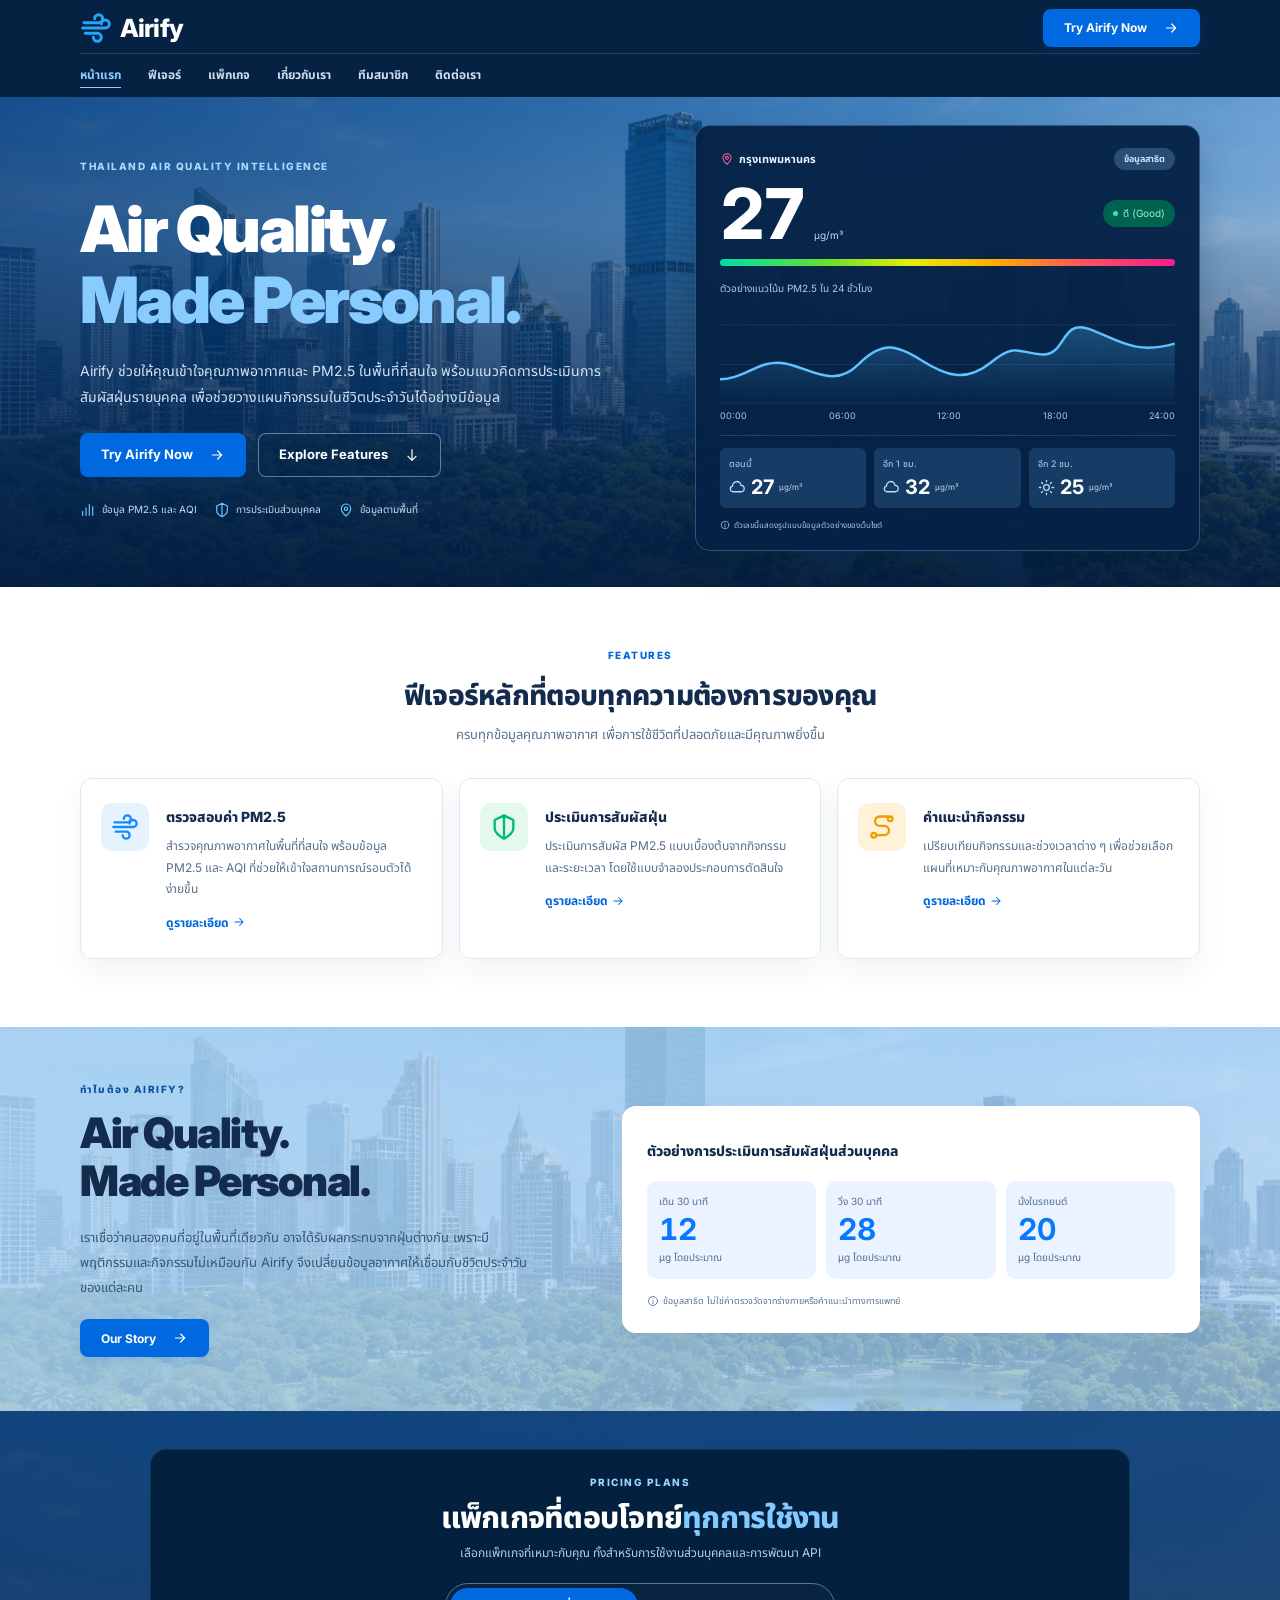
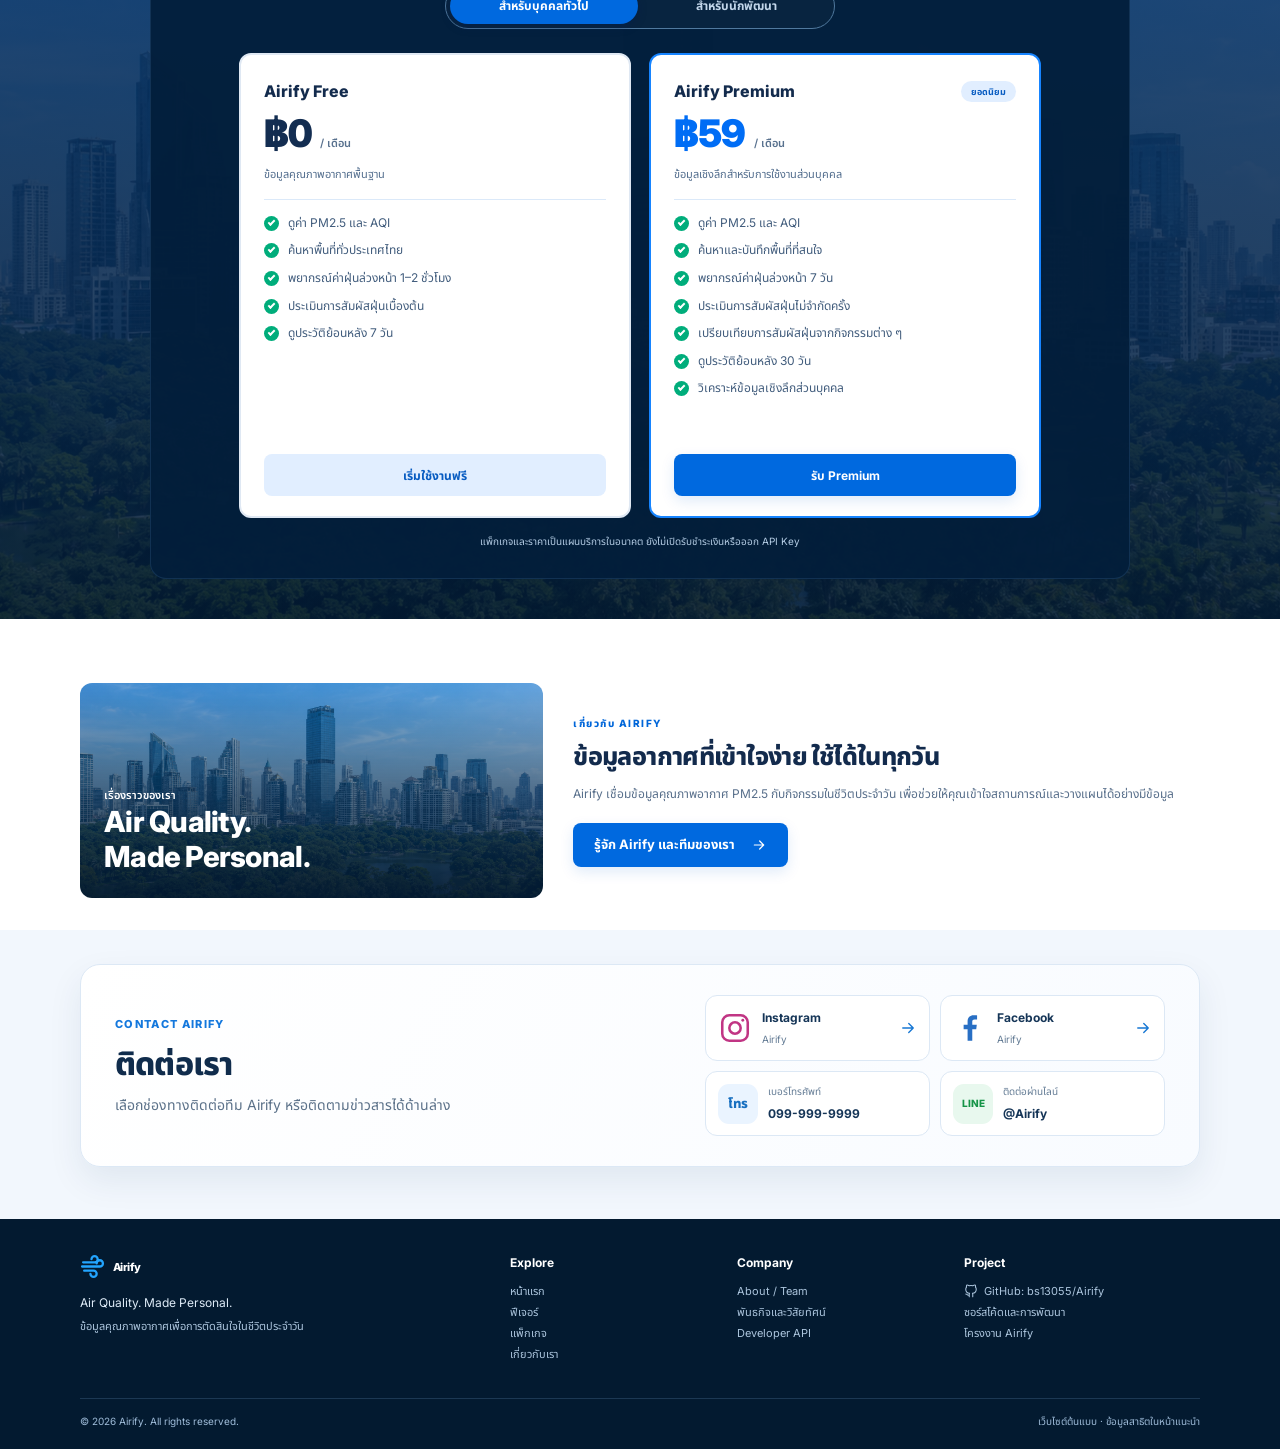
<file: index.html>
<!DOCTYPE html>
<html lang="th" class="af-landing-page"><head>
<meta charset="UTF-8"><meta name="viewport" content="width=device-width, initial-scale=1"><meta name="theme-color" content="#062242">
<title>Airify — Air Quality. Made Personal.</title><meta name="description" content="Airify ช่วยให้คุณเข้าใจคุณภาพอากาศ PM2.5 รอบตัว พร้อมประเมินการรับฝุ่นส่วนบุคคลและวางแผนกิจกรรมในแต่ละวัน">
<link rel="preconnect" href="https://fonts.googleapis.com"><link rel="preconnect" href="https://fonts.gstatic.com" crossorigin><link href="https://fonts.googleapis.com/css2?family=Inter:wght@400;500;600;700;800;900&family=Noto+Sans+Thai:wght@400;500;600;700;800&display=swap" rel="stylesheet">
<link rel="stylesheet" href="assets/vendor/bootstrap/bootstrap.min.css"><link rel="stylesheet" href="assets/landing.css?v=20261030-footer-align"><link rel="preload" as="image" href="assets/airify-bangkok-park.png">
<script>if('serviceWorker' in navigator){navigator.serviceWorker.register('service-worker.js').catch(function(){});}</script></head><body class="af-landing">
<svg xmlns="http://www.w3.org/2000/svg" class="af-symbols" aria-hidden="true"><defs>
<symbol id="i-wind" viewBox="0 0 24 24"><path d="M3 8h11a3 3 0 1 0-3-3M2 12h17a3 3 0 1 0-3-3M4 16h9a3 3 0 1 1-3 3"/></symbol>
<symbol id="i-arrow" viewBox="0 0 24 24"><path d="M5 12h14m-6-6 6 6-6 6"/></symbol>
<symbol id="i-down" viewBox="0 0 24 24"><path d="M12 4v16m-6-6 6 6 6-6"/></symbol>
<symbol id="i-pin" viewBox="0 0 24 24"><path d="M19 10c0 5-7 11-7 11S5 15 5 10a7 7 0 1 1 14 0Z"/><circle cx="12" cy="10" r="2.5"/></symbol>
<symbol id="i-shield" viewBox="0 0 24 24"><path d="m12 2 8 4v7c0 5-8 9-8 9s-8-4-8-9V6l8-4Zm0 0v20"/></symbol>
<symbol id="i-route" viewBox="0 0 24 24"><circle cx="5" cy="19" r="2"/><circle cx="19" cy="5" r="2"/><path d="M7 19h7a4 4 0 0 0 0-8h-4a4 4 0 0 1 0-8h7"/></symbol>
<symbol id="i-bars" viewBox="0 0 24 24"><path d="M4 20v-6m5 6V9m5 11V4m5 16V7"/></symbol>
<symbol id="i-cloud" viewBox="0 0 24 24"><path d="M6 18a4 4 0 0 1-1-7.9A6 6 0 0 1 17 9a4.5 4.5 0 0 1 0 9H6Z"/></symbol>
<symbol id="i-sun" viewBox="0 0 24 24"><circle cx="12" cy="12" r="4"/><path d="M12 2v2m0 16v2M2 12h2m16 0h2M5 5l1.5 1.5m11 11L19 19M5 19l1.5-1.5m11-11L19 5"/></symbol>
<symbol id="i-target" viewBox="0 0 24 24"><circle cx="12" cy="12" r="9"/><circle cx="12" cy="12" r="5"/><circle cx="12" cy="12" r="1"/></symbol>
<symbol id="i-eye" viewBox="0 0 24 24"><path d="M2 12s4-7 10-7 10 7 10 7-4 7-10 7S2 12 2 12Z"/><circle cx="12" cy="12" r="3"/></symbol>
<symbol id="i-info" viewBox="0 0 24 24"><circle cx="12" cy="12" r="9"/><path d="M12 11v6m0-10v.1"/></symbol>
<symbol id="i-menu" viewBox="0 0 24 24"><path d="M4 6h16M4 12h16M4 18h16"/></symbol>
<symbol id="i-github" viewBox="0 0 24 24"><path d="M9 19c-4 1-4-2-6-2m12 5v-4c0-1 .1-1.5-.5-2 3.5-.4 6.5-1.7 6.5-7a5 5 0 0 0-1.4-3.5 5 5 0 0 0-.1-3.5S18 1.5 15 3a13 13 0 0 0-6 0C6 1.5 4.5 2 4.5 2a5 5 0 0 0-.1 3.5A5 5 0 0 0 3 9c0 5.3 3 6.6 6.5 7-.6.5-.5 1.2-.5 2v4"/></symbol>
</defs></svg>
<a class="af-skip" href="#main">ข้ามไปเนื้อหา</a>
<header class="af-header navbar navbar-expand-lg navbar-dark"><div class="af-container af-nav">
<a class="af-brand" href="index.html" aria-label="Airify หน้าแรก"><svg class="af-icon" aria-hidden="true"><use href="#i-wind"/></svg><span>Airify</span></a>
<nav class="collapse navbar-collapse af-menu" id="airifyNav" aria-label="เมนูหลัก"><a href="#home" aria-current="page">หน้าแรก</a><a href="#features">ฟีเจอร์</a><a href="#pricing">แพ็กเกจ</a><a href="#about">เกี่ยวกับเรา</a><a href="about.html">ทีมสมาชิก</a><a href="#contact">ติดต่อเรา</a></nav>
<a class="af-button af-primary af-nav-cta" href="try.html">Try Airify Now <svg class="af-icon" aria-hidden="true"><use href="#i-arrow"/></svg></a>
<button class="navbar-toggler af-nav-toggle" type="button" data-bs-toggle="collapse" data-bs-target="#airifyNav" aria-controls="airifyNav" aria-expanded="false" aria-label="เปิดหรือปิดเมนู"><svg class="af-icon" aria-hidden="true"><use href="#i-menu"/></svg></button>
</div></header>
<main id="main">
<section class="af-hero" id="home" aria-labelledby="hero-title"><div class="af-container af-hero-grid"><div class="af-hero-copy">
<p class="af-kicker">THAILAND AIR QUALITY INTELLIGENCE</p><h1 id="hero-title">Air Quality.<br><span>Made Personal.</span></h1>
<p class="af-hero-description">Airify ช่วยให้คุณเข้าใจคุณภาพอากาศและ PM2.5 ในพื้นที่ที่สนใจ พร้อมแนวคิดการประเมินการสัมผัสฝุ่นรายบุคคล เพื่อช่วยวางแผนกิจกรรมในชีวิตประจำวันได้อย่างมีข้อมูล</p>
<div class="af-hero-actions"><a class="af-button af-primary" href="try.html">Try Airify Now <svg class="af-icon" aria-hidden="true"><use href="#i-arrow"/></svg></a><a class="af-button af-outline" href="#features">Explore Features <svg class="af-icon" aria-hidden="true"><use href="#i-down"/></svg></a></div>
<div class="af-hero-facts"><span><svg class="af-icon" aria-hidden="true"><use href="#i-bars"/></svg>ข้อมูล PM2.5 และ AQI</span><span><svg class="af-icon" aria-hidden="true"><use href="#i-shield"/></svg>การประเมินส่วนบุคคล</span><span><svg class="af-icon" aria-hidden="true"><use href="#i-pin"/></svg>ข้อมูลตามพื้นที่</span></div></div>
<div class="af-air-preview" aria-label="ตัวอย่างหน้าจอคุณภาพอากาศ ข้อมูลสาธิต"><div class="af-preview-top"><span><svg class="af-icon" aria-hidden="true"><use href="#i-pin"/></svg>กรุงเทพมหานคร</span><span class="af-demo">ข้อมูลสาธิต</span></div>
<div class="af-reading"><strong>27</strong><span>µg/m³</span><span class="af-air-status"><i></i>ดี (Good)</span></div><div class="af-spectrum" aria-hidden="true"></div><p class="af-chart-caption">ตัวอย่างแนวโน้ม PM2.5 ใน 24 ชั่วโมง</p>
<svg class="af-preview-chart" viewBox="0 0 460 95" role="img" aria-label="กราฟตัวอย่างแนวโน้ม PM2.5 ไม่ใช่ข้อมูลปัจจุบัน"><defs><linearGradient id="af-chart-fill" x1="0" y1="0" x2="0" y2="1"><stop stop-color="#4dbaff" stop-opacity=".28"/><stop offset="1" stop-color="#4dbaff" stop-opacity="0"/></linearGradient></defs><g stroke="#ffffff14"><path d="M0 15h460M0 55h460M0 94h460"/></g><path d="M0 70C25 70 40 49 66 54S115 80 140 55 180 36 204 51 248 74 274 53 302 44 326 45 345 9 373 19 419 46 460 34V95H0Z" fill="url(#af-chart-fill)"/><path d="M0 70C25 70 40 49 66 54S115 80 140 55 180 36 204 51 248 74 274 53 302 44 326 45 345 9 373 19 419 46 460 34" fill="none" stroke="#60c2ff" stroke-width="2.5"/></svg>
<div class="af-chart-times"><span>00:00</span><span>06:00</span><span>12:00</span><span>18:00</span><span>24:00</span></div>
<div class="af-hour-grid"><div><small>ตอนนี้</small><span><svg class="af-icon" aria-hidden="true"><use href="#i-cloud"/></svg><b>27</b> µg/m³</span></div><div><small>อีก 1 ชม.</small><span><svg class="af-icon" aria-hidden="true"><use href="#i-cloud"/></svg><b>32</b> µg/m³</span></div><div><small>อีก 2 ชม.</small><span><svg class="af-icon" aria-hidden="true"><use href="#i-sun"/></svg><b>25</b> µg/m³</span></div></div>
<p class="af-preview-note"><svg class="af-icon" aria-hidden="true"><use href="#i-info"/></svg>ตัวเลขนี้แสดงรูปแบบข้อมูลตัวอย่างของเว็บไซต์</p></div></div></section>
<section class="af-features" id="features" aria-labelledby="features-title"><div class="af-container"><div class="af-section-heading"><p class="af-kicker">FEATURES</p><h2 id="features-title">ฟีเจอร์หลักที่ตอบทุกความต้องการของคุณ</h2><p>ครบทุกข้อมูลคุณภาพอากาศ เพื่อการใช้ชีวิตที่ปลอดภัยและมีคุณภาพยิ่งขึ้น</p></div><div class="row g-3 af-feature-grid">
<article class="col-12 col-md-4"><div class="af-feature"><span class="af-feature-icon af-sky"><svg class="af-icon" aria-hidden="true"><use href="#i-wind"/></svg></span><div><h3>ตรวจสอบค่า PM2.5</h3><p>สำรวจคุณภาพอากาศในพื้นที่ที่สนใจ พร้อมข้อมูล PM2.5 และ AQI ที่ช่วยให้เข้าใจสถานการณ์รอบตัวได้ง่ายขึ้น</p><a href="try.html#places">ดูรายละเอียด <svg class="af-icon" aria-hidden="true"><use href="#i-arrow"/></svg></a></div></div></article>
<article class="col-12 col-md-4"><div class="af-feature"><span class="af-feature-icon af-green"><svg class="af-icon" aria-hidden="true"><use href="#i-shield"/></svg></span><div><h3>ประเมินการสัมผัสฝุ่น</h3><p>ประเมินการสัมผัส PM2.5 แบบเบื้องต้นจากกิจกรรมและระยะเวลา โดยใช้แบบจำลองประกอบการตัดสินใจ</p><a href="try.html#today">ดูรายละเอียด <svg class="af-icon" aria-hidden="true"><use href="#i-arrow"/></svg></a></div></div></article>
<article class="col-12 col-md-4"><div class="af-feature"><span class="af-feature-icon af-amber"><svg class="af-icon" aria-hidden="true"><use href="#i-route"/></svg></span><div><h3>คำแนะนำกิจกรรม</h3><p>เปรียบเทียบกิจกรรมและช่วงเวลาต่าง ๆ เพื่อช่วยเลือกแผนที่เหมาะกับคุณภาพอากาศในแต่ละวัน</p><a href="try.html#today">ดูรายละเอียด <svg class="af-icon" aria-hidden="true"><use href="#i-arrow"/></svg></a></div></div></article>
</div></div></section>
<section class="af-story" id="why" aria-labelledby="story-title"><div class="af-container af-story-grid"><div class="af-story-copy"><p class="af-kicker">ทำไมต้อง AIRIFY?</p><h2 id="story-title">Air Quality.<br>Made Personal.</h2><p>เราเชื่อว่าคนสองคนที่อยู่ในพื้นที่เดียวกัน อาจได้รับผลกระทบจากฝุ่นต่างกัน เพราะมีพฤติกรรมและกิจกรรมไม่เหมือนกัน Airify จึงเปลี่ยนข้อมูลอากาศให้เชื่อมกับชีวิตประจำวันของแต่ละคน</p><a class="af-button af-primary" href="#about">Our Story <svg class="af-icon" aria-hidden="true"><use href="#i-arrow"/></svg></a></div>
<div class="af-exposure-example"><h3>ตัวอย่างการประเมินการสัมผัสฝุ่นส่วนบุคคล</h3><div class="af-example-grid"><div><span>เดิน 30 นาที</span><strong>12</strong><small>µg โดยประมาณ</small></div><div><span>วิ่ง 30 นาที</span><strong>28</strong><small>µg โดยประมาณ</small></div><div><span>นั่งในรถยนต์</span><strong>20</strong><small>µg โดยประมาณ</small></div></div><p><svg class="af-icon" aria-hidden="true"><use href="#i-info"/></svg>ข้อมูลสาธิต ไม่ใช่ค่าตรวจวัดจากร่างกายหรือคำแนะนำทางการแพทย์</p></div></div></section>
<section class="af-pricing" id="pricing" aria-labelledby="pricing-title"><div class="af-pricing-shell"><div class="af-section-heading"><p class="af-kicker">PRICING PLANS</p><h2 id="pricing-title">แพ็กเกจที่ตอบโจทย์<span>ทุกการใช้งาน</span></h2><p>เลือกแพ็กเกจที่เหมาะกับคุณ ทั้งสำหรับการใช้งานส่วนบุคคลและการพัฒนา API</p></div>
<div class="af-plan-switch" role="tablist" aria-label="ประเภทแพ็กเกจ"><button type="button" role="tab" id="individuals-tab" aria-selected="true" aria-controls="individuals-plans" tabindex="0">สำหรับบุคคลทั่วไป</button><button type="button" role="tab" id="developers-tab" aria-selected="false" aria-controls="developers-plans" tabindex="-1">สำหรับนักพัฒนา</button></div>
<div class="af-plan-grid" id="individuals-plans" role="tabpanel" aria-labelledby="individuals-tab" tabindex="0">
<article class="af-plan"><h3>Airify Free</h3><p class="af-price">฿0 <span>/ เดือน</span></p><p class="af-plan-intro">ข้อมูลคุณภาพอากาศพื้นฐาน</p><ul><li>ดูค่า PM2.5 และ AQI</li><li>ค้นหาพื้นที่ทั่วประเทศไทย</li><li>พยากรณ์ค่าฝุ่นล่วงหน้า 1–2 ชั่วโมง</li><li>ประเมินการสัมผัสฝุ่นเบื้องต้น</li><li>ดูประวัติย้อนหลัง 7 วัน</li></ul><a class="af-button af-secondary" href="try.html">เริ่มใช้งานฟรี</a></article>
<article class="af-plan af-plan-featured"><div class="af-plan-name"><h3>Airify Premium</h3><span>ยอดนิยม</span></div><p class="af-price">฿59 <span>/ เดือน</span></p><p class="af-plan-intro">ข้อมูลเชิงลึกสำหรับการใช้งานส่วนบุคคล</p><ul><li>ดูค่า PM2.5 และ AQI</li><li>ค้นหาและบันทึกพื้นที่ที่สนใจ</li><li>พยากรณ์ค่าฝุ่นล่วงหน้า 7 วัน</li><li>ประเมินการสัมผัสฝุ่นไม่จำกัดครั้ง</li><li>เปรียบเทียบการสัมผัสฝุ่นจากกิจกรรมต่าง ๆ</li><li>ดูประวัติย้อนหลัง 30 วัน</li><li>วิเคราะห์ข้อมูลเชิงลึกส่วนบุคคล</li></ul><button class="af-button af-primary" type="button" data-plan="premium">รับ Premium</button></article></div>
<div class="af-plan-grid" id="developers-plans" role="tabpanel" aria-labelledby="developers-tab" tabindex="0" hidden>
<article class="af-plan"><h3>Developer API</h3><p class="af-price">฿499 <span>/ เดือน</span></p><p class="af-plan-intro">สำหรับนักพัฒนาและโปรเจกต์ขนาดเล็ก</p><ul><li>10,000 API Requests / เดือน</li><li>API Key ส่วนตัว</li><li>ข้อมูล PM2.5 และ AQI</li><li>พยากรณ์ค่าฝุ่นล่วงหน้า 1–2 ชั่วโมง</li><li>Exposure Estimation API</li><li>API Documentation</li></ul><button class="af-button af-secondary" type="button" data-plan="developer">เริ่มใช้ API</button></article>
<article class="af-plan af-plan-featured"><h3>Business API</h3><p class="af-price">฿1,990 <span>/ เดือน</span></p><p class="af-plan-intro">สำหรับธุรกิจและแอปพลิเคชันที่เติบโต</p><ul><li>100,000 API Requests / เดือน</li><li>API Key สำหรับองค์กร</li><li>ข้อมูล PM2.5 และ AQI</li><li>พยากรณ์ค่าฝุ่นล่วงหน้า 1–2 ชั่วโมง</li><li>Exposure Estimation API</li><li>API Documentation</li><li>Usage Analytics Dashboard</li><li>ขยายโควตา API ได้</li></ul><button class="af-button af-primary" type="button" data-plan="business">ติดต่อฝ่ายขาย</button></article></div>
<p class="af-pricing-note">แพ็กเกจและราคาเป็นแผนบริการในอนาคต ยังไม่เปิดรับชำระเงินหรือออก API Key</p><div id="plan-message" class="af-plan-message" role="status" aria-live="polite" hidden></div></div></section>
<section class="af-about" id="about" aria-labelledby="about-title"><div class="af-container af-about-grid"><div class="af-story-image"><span>เรื่องราวของเรา</span><strong>Air Quality.<br>Made Personal.</strong></div><div><p class="af-kicker">เกี่ยวกับ AIRIFY</p><h2 id="about-title">ข้อมูลอากาศที่เข้าใจง่าย ใช้ได้ในทุกวัน</h2><p class="af-about-description">Airify เชื่อมข้อมูลคุณภาพอากาศ PM2.5 กับกิจกรรมในชีวิตประจำวัน เพื่อช่วยให้คุณเข้าใจสถานการณ์และวางแผนได้อย่างมีข้อมูล</p><a class="af-button af-primary af-about-link" href="about.html">รู้จัก Airify และทีมของเรา <svg class="af-icon" aria-hidden="true"><use href="#i-arrow"/></svg></a></div></div></section>


</main>
<section class="af-social" id="contact" aria-labelledby="social-title"><span id="social-links" aria-hidden="true"></span><div class="af-container af-social-panel"><div class="af-social-copy"><p class="af-kicker">CONTACT AIRIFY</p><h2 id="social-title">ติดต่อเรา</h2><p>เลือกช่องทางติดต่อทีม Airify หรือติดตามข่าวสารได้ด้านล่าง</p></div><div class="af-social-actions"><div class="af-social-platforms"><a class="af-platform-link af-instagram-link" href="https://www.instagram.com/et.pim?obrf=ajU2Z2UwazB6aXI=" target="_blank" rel="noopener noreferrer" aria-label="Instagram Airify"><svg class="af-platform-icon" viewBox="0 0 24 24" aria-hidden="true"><rect x="3" y="3" width="18" height="18" rx="5"/><circle cx="12" cy="12" r="4"/><circle cx="17.5" cy="6.5" r="1" class="af-instagram-dot"/></svg><span><strong>Instagram</strong><small>Airify</small></span><svg class="af-icon af-social-arrow" aria-hidden="true"><use href="#i-arrow"/></svg></a><a class="af-platform-link af-facebook-link" href="https://www.facebook.com/share/18oNCefuXG/" target="_blank" rel="noopener noreferrer" aria-label="Facebook Airify"><svg class="af-platform-icon" viewBox="0 0 24 24" aria-hidden="true"><path d="M13.6 21v-8.1h2.8l.4-3.2h-3.2V7.6c0-.9.3-1.6 1.6-1.6H17V3.1c-.3 0-1.3-.1-2.5-.1-2.5 0-4.2 1.5-4.2 4.3v2.4H7.5v3.2h2.8V21h3.3Z"/></svg><span><strong>Facebook</strong><small>Airify</small></span><svg class="af-icon af-social-arrow" aria-hidden="true"><use href="#i-arrow"/></svg></a></div><div class="af-contact-links"><a class="af-contact-link" href="tel:0999999999"><span class="af-contact-type">โทร</span><span><small>เบอร์โทรศัพท์</small><strong>099-999-9999</strong></span></a><a class="af-contact-link" href="https://line.me/R/ti/p/@086dvllt" target="_blank" rel="noopener noreferrer"><span class="af-contact-type af-line-type">LINE</span><span><small>ติดต่อผ่านไลน์</small><strong>@Airify</strong></span></a></div></div></div></section>
<footer id="footer" class="af-footer"><div class="af-container"><div class="af-footer-grid"><div class="af-footer-brand"><a class="af-brand" href="index.html" aria-label="Airify หน้าแรก"><svg class="af-icon" aria-hidden="true"><use href="#i-wind"/></svg><span>Airify</span></a><p>Air Quality. Made Personal.</p><span>ข้อมูลคุณภาพอากาศเพื่อการตัดสินใจในชีวิตประจำวัน</span></div><div><h2>Explore</h2><a href="#home">หน้าแรก</a><a href="#features">ฟีเจอร์</a><a href="#pricing">แพ็กเกจ</a><a href="#about">เกี่ยวกับเรา</a></div><div><h2>Company</h2><a href="about.html">About / Team</a><a href="#about">พันธกิจและวิสัยทัศน์</a><a href="#pricing" data-select-plans="developers">Developer API</a></div><div><h2>Project</h2><a class="af-github-link" href="https://github.com/bs13055/Airify" target="_blank" rel="noopener noreferrer"><svg class="af-icon" aria-hidden="true"><use href="#i-github"/></svg>GitHub: bs13055/Airify</a><span>ซอร์สโค้ดและการพัฒนา</span><span>โครงงาน Airify</span></div></div><div class="af-footer-bottom"><span>© 2026 Airify. All rights reserved.</span><span>เว็บไซต์ต้นแบบ · ข้อมูลสาธิตในหน้าแนะนำ</span></div></div></footer>
<script src="assets/vendor/bootstrap/bootstrap.bundle.min.js" defer></script><script src="assets/landing.js" defer></script></body></html>
</file>
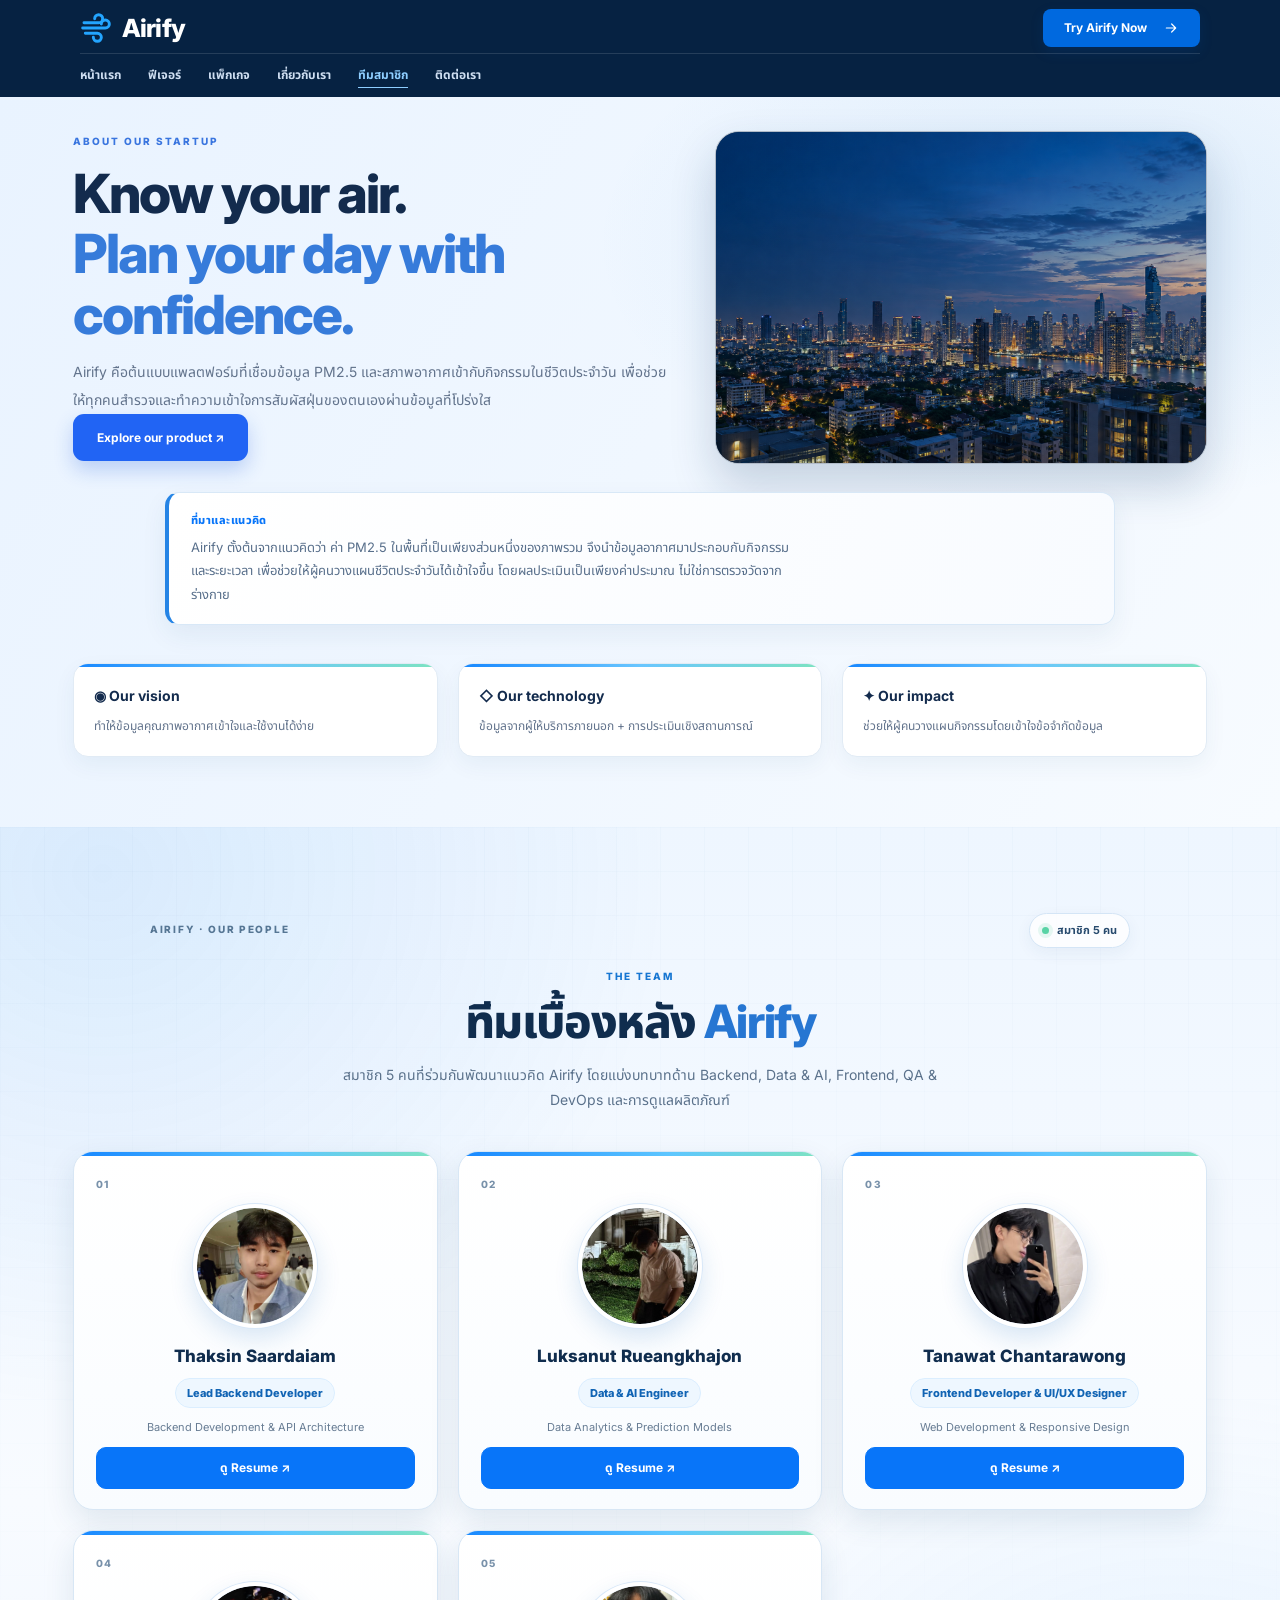
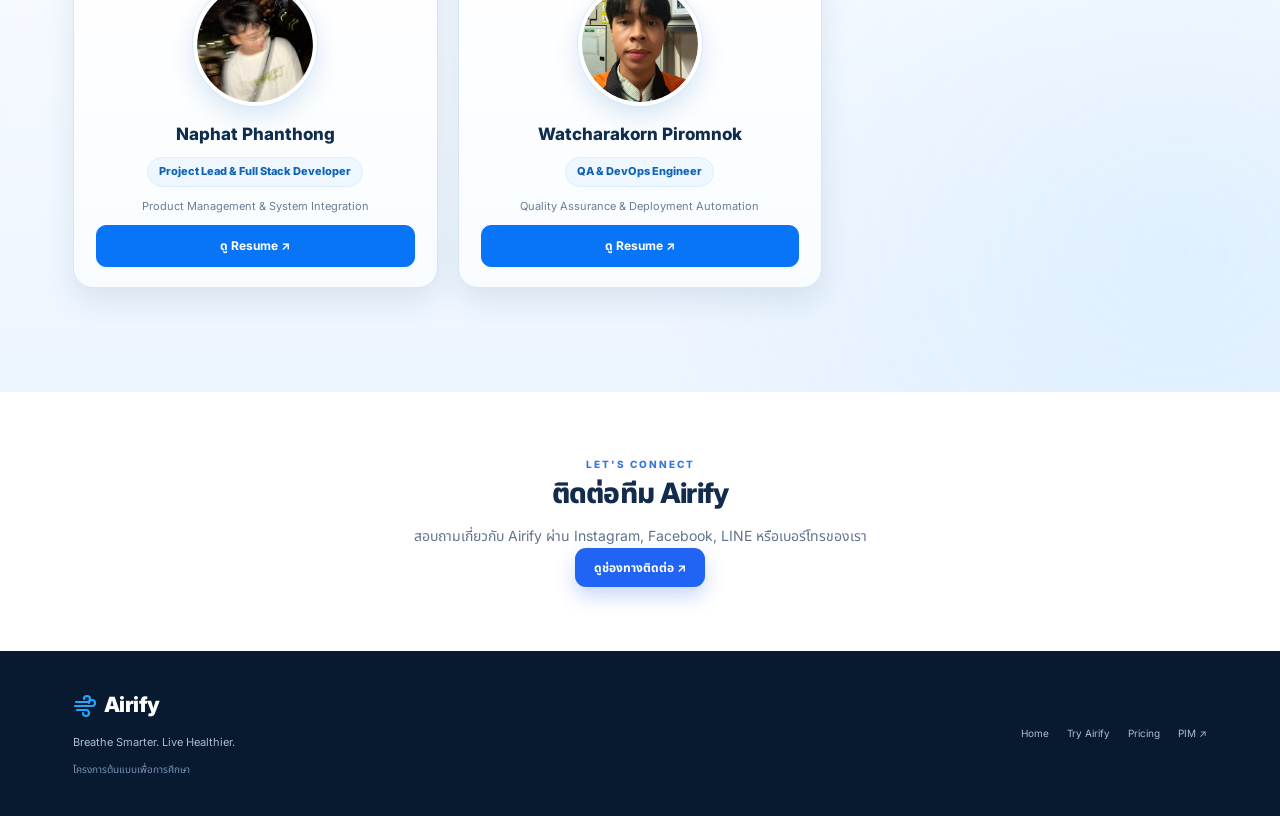
<file: about.html>
<!DOCTYPE html><html lang="th" class="af-landing-page"><head><meta charset="UTF-8"><meta name="viewport" content="width=device-width,initial-scale=1"><title>About Airify — Our Team</title><link rel="stylesheet" href="assets/vendor/bootstrap/bootstrap.min.css"><link rel="stylesheet" href="assets/landing.css?v=20261030-footer-align"><link rel="stylesheet" href="assets/site.css?v=20261102-team"></head><body class="af-landing"><svg xmlns="http://www.w3.org/2000/svg" class="af-symbols" aria-hidden="true"><defs><symbol id="i-wind" viewBox="0 0 24 24"><path d="M3 8h11a3 3 0 1 0-3-3M2 12h17a3 3 0 1 0-3-3M4 16h9a3 3 0 1 1-3 3"/></symbol><symbol id="i-arrow" viewBox="0 0 24 24"><path d="M5 12h14m-6-6 6 6-6 6"/></symbol><symbol id="i-menu" viewBox="0 0 24 24"><path d="M4 6h16M4 12h16M4 18h16"/></symbol></defs></svg>
<header class="af-header navbar navbar-expand-lg navbar-dark"><div class="af-container af-nav"><a class="af-brand af-team-brand" href="index.html" aria-label="Airify หน้าแรก"><svg class="af-icon" aria-hidden="true"><use href="#i-wind"/></svg><span>Airify</span></a><nav class="collapse navbar-collapse af-menu" id="airifyNav" aria-label="เมนูหลัก"><a href="index.html">หน้าแรก</a><a href="index.html#features">ฟีเจอร์</a><a href="index.html#pricing">แพ็กเกจ</a><a href="index.html#about">เกี่ยวกับเรา</a><a href="about.html" aria-current="page">ทีมสมาชิก</a><a href="index.html#contact">ติดต่อเรา</a></nav><a class="af-button af-primary af-nav-cta" href="try.html">Try Airify Now <svg class="af-icon" aria-hidden="true"><use href="#i-arrow"/></svg></a><button class="navbar-toggler af-nav-toggle" type="button" data-bs-toggle="collapse" data-bs-target="#airifyNav" aria-controls="airifyNav" aria-expanded="false" aria-label="เปิดหรือปิดเมนู"><svg class="af-icon" aria-hidden="true"><use href="#i-menu"/></svg></button></div></header><main><section class="about-hero"><div class="container"><div class="about-hero-grid"><div><div class="eyebrow">ABOUT OUR STARTUP</div><h1>Know your air.<br><span style="color:#367bda">Plan your day with confidence.</span></h1><p>Airify คือต้นแบบแพลตฟอร์มที่เชื่อมข้อมูล PM2.5 และสภาพอากาศเข้ากับกิจกรรมในชีวิตประจำวัน เพื่อช่วยให้ทุกคนสำรวจและทำความเข้าใจการสัมผัสฝุ่นของตนเองผ่านข้อมูลที่โปร่งใส</p><a href="try.html" class="btn btn-primary btn-large">Explore our product ↗</a></div><div class="about-visual"><img class="about-visual-image" src="assets/airify-bangkok-dusk.png" alt="ภาพประกอบกรุงเทพฯ ยามเย็น" width="1600" height="900" fetchpriority="high"></div></div><div class="origin-note"><span>ที่มาและแนวคิด</span><p>Airify ตั้งต้นจากแนวคิดว่า ค่า PM2.5 ในพื้นที่เป็นเพียงส่วนหนึ่งของภาพรวม จึงนำข้อมูลอากาศมาประกอบกับกิจกรรมและระยะเวลา เพื่อช่วยให้ผู้คนวางแผนชีวิตประจำวันได้เข้าใจขึ้น โดยผลประเมินเป็นเพียงค่าประมาณ ไม่ใช่การตรวจวัดจากร่างกาย</p></div><div class="vision-strip"><div><b>◉ Our vision</b><span>ทำให้ข้อมูลคุณภาพอากาศเข้าใจและใช้งานได้ง่าย</span></div><div><b>◇ Our technology</b><span>ข้อมูลจากผู้ให้บริการภายนอก + การประเมินเชิงสถานการณ์</span></div><div><b>✦ Our impact</b><span>ช่วยให้ผู้คนวางแผนกิจกรรมโดยเข้าใจข้อจำกัดข้อมูล</span></div></div></div></section><section class="section team-section" id="members" aria-labelledby="team-title"><div class="container"><div class="team-section-topline"><span class="team-overline">AIRIFY · OUR PEOPLE</span><span class="team-count"><span aria-hidden="true"></span>สมาชิก 5 คน</span></div><div class="section-head"><div class="eyebrow">THE TEAM</div><h2 id="team-title">ทีมเบื้องหลัง <span>Airify</span></h2><p>สมาชิก 5 คนที่ร่วมกันพัฒนาแนวคิด Airify โดยแบ่งบทบาทด้าน Backend, Data &amp; AI, Frontend, QA &amp; DevOps และการดูแลผลิตภัณฑ์</p></div><div class="team-grid" id="teamGrid" aria-label="สมาชิกทีม Airify"></div></div></section><section class="about-contact" id="contact"><div class="container"><div class="eyebrow">LET'S CONNECT</div><h2>ติดต่อทีม Airify</h2><p>สอบถามเกี่ยวกับ Airify ผ่าน Instagram, Facebook, LINE หรือเบอร์โทรของเรา</p><a class="btn btn-primary" href="index.html#contact">ดูช่องทางติดต่อ ↗</a></div></section></main><footer class="footer"><div class="container footer-inner"><div><a class="brand af-team-footer-brand" href="index.html"><svg class="af-team-footer-symbol" aria-hidden="true"><use href="#i-wind"/></svg> Airify</a><p>Breathe Smarter. Live Healthier.</p><small>โครงการต้นแบบเพื่อการศึกษา</small></div><div class="footer-links"><a href="index.html">Home</a><a href="try.html">Try Airify</a><a href="index.html#pricing">Pricing</a><a href="https://www.pim.ac.th/" target="_blank" rel="noopener noreferrer">PIM ↗</a></div></div></footer><script src="assets/landing.js" defer></script><script src="assets/team.js?v=20261102-watcharakorn-detail" defer></script><script src="assets/vendor/bootstrap/bootstrap.bundle.min.js" defer></script></body></html>
</file>
<file: assets/landing.css>
:root{--af-navy:#062242;--af-deep:#031a30;--af-ink:#132b4d;--af-blue:#0875f9;--af-blue-hover:#0060d6;--af-sky:#82caff;--af-muted:#586f8b;--af-line:#dbe9f9;--af-soft:#edf5ff;--af-city:url('airify-bangkok-park.png')}
*{box-sizing:border-box}html{scroll-behavior:smooth;scroll-padding-top:24px;scrollbar-color:#5487bc #e9f2fc}body.af-landing{margin:0;background:#fff;color:var(--af-ink);font:400 14px/1.75 Inter,'Noto Sans Thai',sans-serif;-webkit-font-smoothing:antialiased}::selection{background:#b7dcff;color:#062242}button,a{touch-action:manipulation}a{color:inherit;text-decoration:none}button{font:inherit}button,a,input{-webkit-tap-highlight-color:transparent}a:focus-visible,button:focus-visible,[tabindex="0"]:focus-visible{outline:3px solid #66b8ff;outline-offset:4px}h1,h2,h3,p{margin:0}h1,h2,h3{font-weight:800}h2{font-size:28px;line-height:1.45;letter-spacing:-.025em;text-wrap:balance}h3{font-size:15px;line-height:1.5}svg.af-symbols{position:absolute;width:0;height:0;overflow:hidden}.af-icon{width:20px;height:20px;flex:none;fill:none;stroke:currentColor;stroke-width:1.8;stroke-linecap:round;stroke-linejoin:round;vertical-align:middle}.af-container{width:min(1120px,calc(100% - 48px));margin-inline:auto}.af-skip{position:fixed;z-index:100;top:8px;left:8px;padding:12px;background:white;color:var(--af-ink);transform:translateY(-150%)}.af-skip:focus{transform:none}.af-button{display:inline-flex;align-items:center;justify-content:center;gap:16px;min-height:44px;padding:10px 20px;border:1px solid transparent;border-radius:8px;font-size:13px;line-height:1.6;font-weight:700;cursor:pointer;transition:background .2s ease,box-shadow .2s ease}.af-button .af-icon{width:16px;height:16px}.af-primary{background:var(--af-blue);color:#fff;box-shadow:0 5px 14px #005fce20}.af-primary:hover{color:#fff;background:var(--af-blue-hover)}.af-secondary{background:#e1eeff;color:#075bc1}.af-secondary:hover{background:#cfe4ff}.af-outline{border-color:#b1d3f080;background:#0622424d;color:white}.af-outline:hover{background:#163f68}.af-kicker{font-size:10px;font-weight:800;letter-spacing:.15em;color:#0875f9;margin-bottom:10px}.af-section-heading{text-align:center;margin:0 auto 32px}.af-section-heading>p:last-child{font-size:13px;color:var(--af-muted);margin-top:8px}
.af-header{height:70px;padding:0;background:var(--af-navy);color:white;position:relative;z-index:20}.af-nav{height:100%;display:flex;align-items:center;gap:28px}.af-brand{display:inline-flex;align-items:center;gap:8px;color:#fff;font-size:25px;font-weight:800;letter-spacing:-.035em;line-height:1}.af-brand:hover{color:white}.af-brand>.af-icon{width:32px;height:32px;color:#23a5ff;stroke-width:2.2}.af-menu{justify-content:center;gap:28px}.af-menu>a{color:#cedef1;font-size:12px;font-weight:700;line-height:2.1;padding:6px 0}.af-menu>a:hover,.af-menu>[aria-current]{color:#8eceff}.af-menu>[aria-current]{text-decoration:underline;text-underline-offset:8px}.af-nav-cta{font-size:12px;min-height:38px;padding:8px 20px;flex:none}.af-nav-toggle{padding:5px;border:1px solid #88b4df66;line-height:1;color:#d6eaff}.af-nav-toggle:focus{box-shadow:none}
.af-hero{position:relative;isolation:isolate;color:white;background:#064d89;min-height:490px;display:flex;align-items:center;padding:28px 0 36px}.af-hero:before,.af-story:before,.af-pricing:before,.af-cta:before{content:"";position:absolute;inset:0;z-index:-1;background-image:linear-gradient(90deg,#003876c9,#0054985c),var(--af-city);background-size:cover;background-position:center 54%}.af-hero:after{content:"";position:absolute;inset:0;z-index:-1;background:linear-gradient(0deg,#031c3ee6,transparent 75%)}.af-hero-grid{display:grid;grid-template-columns:1.1fr 1fr;align-items:center;gap:60px}.af-hero .af-kicker{color:#a9d9ff;margin-bottom:17px}.af-hero h1{font-size:64px;line-height:1.12;letter-spacing:-.04em;margin-bottom:22px;font-weight:900}.af-hero h1>span{color:#87cbff}.af-hero-description{color:#d1e4f7;max-width:540px;font-size:14px;line-height:1.85}.af-hero-actions{display:flex;gap:12px;margin-top:23px}.af-hero-facts{display:flex;flex-wrap:wrap;gap:17px;margin-top:24px;font-size:10px;color:#c0dcf4}.af-hero-facts>span{display:flex;gap:6px;align-items:center}.af-hero-facts .af-icon{width:16px;height:16px;color:#69c6ff}
.af-air-preview{padding:22px 24px 18px;min-width:0;background:#062346f5;border:1px solid #6a9dce66;border-radius:15px;box-shadow:0 15px 32px #00182a33}.af-preview-top{display:flex;justify-content:space-between;align-items:center;gap:10px;color:#e7f1ff;font-size:11px;font-weight:700}.af-preview-top>span:first-child{display:flex;align-items:center;gap:5px}.af-preview-top .af-icon{width:14px;height:14px;color:#ff5e92}.af-demo{padding:3px 10px;color:#c9e5ff;background:#284e74;border-radius:30px;font-size:9px;white-space:nowrap}.af-reading{display:flex;gap:9px;align-items:baseline;margin:5px 0 7px;font-variant-numeric:tabular-nums}.af-reading strong{font-size:70px;line-height:1.1;font-weight:800;letter-spacing:-.04em}.af-reading>span{font-size:10px;color:#c1d9f2}.af-reading .af-air-status{display:inline-flex;align-items:center;gap:5px;margin-left:auto;align-self:center;background:#00634f;color:#9af2d5;padding:5px 10px;border-radius:30px;font-size:10px}.af-air-status i{width:5px;height:5px;border-radius:50%;background:#38e4ae}.af-spectrum{height:7px;border-radius:5px;background:linear-gradient(90deg,#00dca7,#6ddf2b 24%,#e3ed0c 42%,#ffad00 60%,#ff535e 80%,#f51e8b)}.af-chart-caption{font-size:10px;color:#b2cbe7;margin-top:14px}.af-preview-chart{display:block;width:100%;height:98px;margin-top:10px}.af-chart-times{display:flex;justify-content:space-between;color:#acc8e5;font-size:9px;margin:2px 0 12px}.af-hour-grid{display:grid;grid-template-columns:repeat(3,1fr);gap:8px;padding-top:12px;border-top:1px solid #99b9da33}.af-hour-grid>div{background:#163b65;padding:8px 9px;border-radius:6px}.af-hour-grid small{display:block;font-size:9px;color:#bcd3eb;margin-bottom:2px}.af-hour-grid span{display:flex;align-items:center;gap:5px;font-size:8px;color:#c8def3;white-space:nowrap}.af-hour-grid b{font-size:20px;line-height:1.3;color:white}.af-hour-grid .af-icon{color:#b3e4ff;width:17px;height:17px}.af-preview-note{color:#acc7e0;font-size:8px;margin-top:10px;display:flex;align-items:center;gap:4px}.af-preview-note .af-icon{width:10px;height:10px}
.af-features{padding:60px 0 68px;background:white}.af-feature-grid>article{display:flex}.af-feature{display:flex;gap:17px;padding:24px 20px;min-height:170px;width:100%;border:1px solid var(--af-line);border-radius:12px;box-shadow:0 12px 28px #173a6410}.af-feature-icon{display:grid;place-items:center;width:48px;height:48px;border-radius:11px;flex:none}.af-feature-icon>.af-icon{width:28px;height:28px;stroke-width:2}.af-sky{color:#158bff;background:#e6f3ff}.af-green{color:#00b877;background:#e4f8ee}.af-amber{color:#ec9c00;background:#fff2d9}.af-feature h3{font-size:14px;margin:3px 0 8px}.af-feature p{font-size:12px;line-height:1.8;color:var(--af-muted);margin-bottom:10px}.af-feature a{display:inline-flex;align-items:center;gap:3px;color:#0066df;font-size:12px;font-weight:700}.af-feature a:hover{text-decoration:underline;text-underline-offset:4px}.af-feature a>.af-icon{width:14px;height:14px}
.af-story{position:relative;isolation:isolate;background:#9bc5eb;padding:54px 0;min-height:380px;display:flex;align-items:center}.af-story:before{background-image:linear-gradient(90deg,#aad4f5db,#a6d1f4bb),var(--af-city);background-position:center 61%}.af-story-grid{display:grid;grid-template-columns:.9fr 1.15fr;align-items:center;gap:90px}.af-story h2{font-size:42px;line-height:1.15;font-weight:900;letter-spacing:-.035em;margin:10px 0 20px}.af-story-copy>p:not(.af-kicker){font-size:13px;color:#355775;line-height:1.9;max-width:450px}.af-story .af-button{margin-top:20px;min-height:38px;padding:8px 20px;font-size:12px}.af-exposure-example{background:white;border-radius:14px;box-shadow:0 16px 35px #07396b17;padding:34px 25px 25px}.af-exposure-example h3{font-size:14px;margin-bottom:20px}.af-example-grid{display:grid;grid-template-columns:repeat(3,1fr);gap:10px}.af-example-grid>div{background:#eaf3ff;border-radius:10px;padding:12px}.af-example-grid span,.af-example-grid small{display:block;font-size:10px;color:#526f91}.af-example-grid strong{display:block;font-size:30px;line-height:1.3;color:#0878ff;font-variant-numeric:tabular-nums}.af-exposure-example>p{display:flex;align-items:flex-start;gap:4px;font-size:9px;color:#587493;margin-top:14px}.af-exposure-example>p>.af-icon{width:12px;height:12px;margin-top:2px}
.af-pricing{position:relative;isolation:isolate;background:#08355f;padding:38px 24px 40px}.af-pricing:before{background-image:linear-gradient(0deg,#021a35dc,#07376edb),var(--af-city);background-position:center 70%}.af-pricing-shell{max-width:980px;margin:auto;padding:24px 88px 28px;background:#031e3bf0;border:1px solid #477baf36;border-radius:16px}.af-pricing .af-section-heading{margin-bottom:20px;color:white}.af-pricing .af-kicker{color:#9bd7ff;margin-bottom:4px}.af-pricing h2{font-size:30px}.af-pricing h2>span{color:#82caff}.af-pricing .af-section-heading>p:last-child{color:#b5cfe8;font-size:12px;margin-top:3px}.af-plan-switch{display:flex;position:relative;border:1px solid #50799e;border-radius:40px;padding:4px;width:min(390px,100%);margin:0 auto 24px;gap:4px;background:#082440}.af-plan-switch button{flex:1;border:0;background:transparent;color:#c2d6ea;min-height:36px;border-radius:30px;padding:7px 10px;font-size:12px;line-height:1.5;font-weight:700;cursor:pointer;transition:background .22s ease,color .22s ease,box-shadow .22s ease}.af-plan-switch button[aria-selected="true"]{background:#0877fb;color:white;box-shadow:0 3px 8px #001c4c66}.af-plan-switch button:hover{color:white}.af-plan-grid{display:grid;grid-template-columns:repeat(2,minmax(0,1fr));gap:18px}.af-plan-grid[hidden]{display:none}.af-plan-grid:focus-visible{outline-offset:7px}.af-plan{min-height:465px;background:#fff;border:2px solid #dfe8f3;border-radius:12px;padding:24px 23px 20px;display:flex;flex-direction:column;min-width:0}.af-plan-featured{border-color:#1684ff}.af-plan h3{font-size:16px}.af-plan-name{display:flex;justify-content:space-between;align-items:center;gap:6px}.af-plan-name>span{font-size:9px;font-weight:700;background:#e1eeff;color:#075bc1;border-radius:30px;padding:3px 10px}.af-price{font-size:38px;letter-spacing:-.035em;font-weight:900;line-height:1.35;margin:5px 0;color:#132d51;font-variant-numeric:tabular-nums}.af-plan-featured .af-price{color:#006df5}.af-price>span{font-size:11px;font-weight:600;letter-spacing:0;color:#58718e}.af-plan-intro{font-size:11px;color:#536e8e;margin-bottom:14px;min-height:20px}.af-plan ul{border-top:1px solid var(--af-line);list-style:none;padding:12px 0 20px;margin:0;flex:1}.af-plan li{font-size:12px;color:#425d7d;line-height:1.8;position:relative;padding-left:24px;margin-bottom:6px}.af-plan li:before{content:"";position:absolute;left:0;top:4px;width:15px;height:15px;border-radius:50%;background:#00ad7b}.af-plan li:after{content:"";position:absolute;left:4px;top:8px;width:7px;height:4px;border:solid white;border-width:0 0 2px 2px;transform:rotate(-45deg)}.af-plan>.af-button{width:100%;font-size:12px;min-height:42px}.af-pricing-note{text-align:center;font-size:10px;line-height:1.7;color:#b5cde5;margin-top:15px}.af-plan-message{padding:14px 16px;background:#153c62;border-radius:8px;color:#e0efff;font-size:13px;margin-top:14px}.af-plan-message[hidden]{display:none}.af-plan-message a{color:#94d2ff;text-decoration:underline;text-underline-offset:4px}.af-plan-message p{margin:0}
.af-about{padding:64px 0 32px}.af-about-grid{display:grid;grid-template-columns:.85fr 1.15fr;gap:30px;align-items:center}.af-story-image{position:relative;isolation:isolate;min-height:215px;border-radius:12px;overflow:hidden;display:flex;flex-direction:column;justify-content:flex-end;padding:24px;color:white;background-image:linear-gradient(0deg,#021932ef,#0068b355),var(--af-city);background-size:cover;background-position:center 62%}.af-story-image>span{font-size:11px;font-weight:600}.af-story-image>strong{font-size:29px;line-height:1.2;letter-spacing:-.025em;font-weight:800}.af-about .af-kicker{margin-bottom:5px}.af-about h2{font-size:25px;margin-bottom:9px}.af-about-description{color:var(--af-muted);font-size:12px;line-height:1.8}.af-values{display:grid;grid-template-columns:1fr 1fr;gap:12px;margin-top:15px}.af-values>div{padding:14px 16px;border-radius:10px;background:#eff6ff}.af-values h3{font-size:12px;display:flex;align-items:center;gap:8px;margin-bottom:6px}.af-values .af-icon{width:19px;height:19px}.af-values p{font-size:11px;color:#526c89;line-height:1.8}.af-team{padding:28px 0 50px}.af-team .af-section-heading{margin-bottom:24px}.af-team h2{font-size:28px}.af-team-grid{display:grid;grid-template-columns:repeat(4,minmax(0,1fr));gap:14px}.af-member{text-align:center;border:1px solid var(--af-line);box-shadow:0 8px 20px #173a640a;border-radius:12px;padding:21px 13px 17px}.af-avatar{width:58px;height:58px;border-radius:50%;background:#e3f1ff;color:#0d7bfb;display:grid;place-items:center;margin:0 auto 16px;font-size:19px;font-weight:800}.af-member h3{font-size:12px;font-weight:800;margin-bottom:5px}.af-member p{color:#0066db;font-weight:700;font-size:10px;line-height:1.6;margin-bottom:7px}.af-member small{color:#566e89;font-size:10px;line-height:1.6;display:block}.af-team-link{display:flex;justify-content:center;align-items:center;gap:4px;color:#0068e0;font-size:13px;font-weight:700;margin-top:26px}.af-team-link>.af-icon{width:15px;height:15px}.af-team-link:hover{text-decoration:underline;text-underline-offset:4px}
.af-cta{position:relative;isolation:isolate;background:#004786;color:white;text-align:center;padding:36px 0;min-height:210px}.af-cta:before{background-image:linear-gradient(90deg,#003f7fe6,#02396adb),var(--af-city);background-position:center 53%}.af-cta h2{font-size:28px}.af-cta p{color:#c9e2fa;margin:8px 0 18px;font-size:13px}.af-cta .af-button{min-height:40px}.af-footer{background:var(--af-deep);padding:35px 0 18px;color:#acc5dd}.af-footer-grid{display:grid;grid-template-columns:1.8fr .85fr .85fr 1.1fr;gap:45px}.af-footer-grid>div{display:flex;flex-direction:column;align-items:flex-start}.af-footer .af-brand{font-size:16px;margin-bottom:13px}.af-footer .af-brand>.af-icon{width:25px;height:25px}.af-footer-brand p{font-size:12px;color:#deebf7;margin-bottom:3px}.af-footer-grid span,.af-footer-grid a:not(.af-brand){font-size:11px;line-height:1.9}.af-footer-grid h2{font-size:12px;font-weight:700;letter-spacing:0;color:white;margin-bottom:9px}.af-footer-grid a:not(.af-brand):hover{color:white;text-decoration:underline;text-underline-offset:4px}.af-github-link{display:flex;align-items:center;gap:6px;overflow-wrap:anywhere}.af-github-link>.af-icon{width:14px;height:14px}.af-footer-bottom{border-top:1px solid #80b0df33;margin-top:34px;padding-top:14px;display:flex;justify-content:space-between;gap:12px;color:#9fbcd9;font-size:10px}
@media(min-width:992px){.af-menu{display:flex!important}.af-nav-toggle{display:none}}
@media(max-width:1199px){.af-hero-grid{gap:32px}.af-hero h1{font-size:56px}.af-story-grid{gap:45px}.af-pricing-shell{padding-inline:60px}.af-feature{gap:12px;padding:20px 16px}.af-feature-icon{width:40px;height:40px}.af-footer-grid{gap:24px}}
@media(max-width:991.98px){.af-nav{gap:15px}.af-nav-cta{margin-left:auto}.af-menu{position:absolute;top:70px;left:0;right:0;padding:16px 24px;background:#082c50;border-top:1px solid #679ac155;box-shadow:0 15px 22px #00162a22}.af-menu.show{display:flex;flex-direction:column;align-items:stretch;gap:4px}.af-menu>a{padding:10px 0}.af-hero-grid{gap:24px}.af-hero h1{font-size:46px}.af-hero-description{font-size:13px}.af-hero-facts{gap:9px;font-size:9px}.af-air-preview{padding:19px 17px}.af-reading strong{font-size:62px}.af-hour-grid{gap:5px}.af-hour-grid>div{padding:7px}.af-hour-grid b{font-size:17px}.af-hour-grid span{gap:3px}.af-hour-grid .af-icon{width:14px;height:14px}.af-feature{flex-direction:column}.af-story-grid{gap:30px;grid-template-columns:.9fr 1fr}.af-story h2{font-size:34px}.af-exposure-example{padding:25px 18px}.af-example-grid{gap:6px}.af-example-grid>div{padding:9px}.af-pricing-shell{padding-inline:34px}.af-about-grid{grid-template-columns:.8fr 1.2fr;gap:22px}.af-about h2{font-size:22px}.af-values>div{padding:11px}.af-team-grid{grid-template-columns:repeat(2,minmax(0,1fr))}.af-footer-grid{grid-template-columns:1.4fr 1fr 1fr;gap:25px}.af-footer-brand{grid-column:1/-1}}
@media(max-width:767px){.af-container{width:calc(100% - 36px)}h2{font-size:24px}.af-header{height:64px}.af-brand{font-size:23px;gap:5px}.af-brand>.af-icon{width:29px;height:29px}.af-nav{gap:12px}.af-nav-cta{font-size:10px;padding:7px 11px;gap:8px;min-height:36px}.af-nav-cta>.af-icon{width:13px;height:13px}.af-nav-toggle .af-icon{width:21px;height:21px}.af-menu{top:64px}.af-hero{padding:42px 0 36px}.af-hero:before{background-image:linear-gradient(180deg,#003f81d9,#02315a9c),var(--af-city);background-position:50% center}.af-hero-grid{grid-template-columns:1fr;gap:30px}.af-hero .af-kicker{font-size:9px;margin-bottom:17px}.af-hero h1{font-size:clamp(41px,10.8vw,64px);margin-bottom:20px}.af-hero-description{font-size:13px;line-height:1.95}.af-hero-actions{gap:9px;margin-top:21px}.af-button{padding:10px 15px;gap:11px;font-size:12px}.af-hero-facts{font-size:9px;gap:10px 14px;margin-top:22px}.af-air-preview{padding:20px;max-width:520px;width:100%;margin:auto}.af-reading strong{font-size:68px}.af-preview-chart{height:92px}.af-hour-grid span{font-size:8px;gap:5px}.af-hour-grid b{font-size:20px}.af-hour-grid>div{padding:9px}.af-hour-grid .af-icon{width:17px;height:17px}.af-section-heading{margin-bottom:24px}.af-section-heading>p:last-child{font-size:12px}.af-kicker{font-size:9px}.af-features{padding:47px 0}.af-feature{flex-direction:row;gap:16px;padding:22px;min-height:0}.af-feature h3{font-size:15px}.af-feature p{font-size:13px}.af-feature-icon{width:45px;height:45px}.af-story{padding:42px 0}.af-story-grid{grid-template-columns:1fr;gap:27px}.af-story h2{font-size:37px;margin-bottom:17px}.af-story-copy>p:not(.af-kicker){font-size:13px}.af-exposure-example{padding:23px 19px 20px}.af-exposure-example h3{font-size:13px;margin-bottom:15px}.af-example-grid>div{padding:11px 9px}.af-example-grid span,.af-example-grid small{font-size:9px}.af-example-grid strong{font-size:28px}.af-exposure-example>p{font-size:9px}.af-pricing{padding:25px 13px}.af-pricing-shell{padding:27px 16px 22px;border-radius:14px}.af-pricing h2{font-size:25px}.af-pricing .af-section-heading>p:last-child{font-size:12px}.af-plan-switch{margin-bottom:20px}.af-plan-switch button{font-size:11px;min-height:38px;padding-inline:5px}.af-plan-grid{grid-template-columns:1fr;gap:16px}.af-plan{padding:23px;min-height:410px}.af-plan h3{font-size:17px}.af-plan-intro{font-size:12px}.af-plan li{font-size:13px;margin-bottom:8px}.af-plan-name>span{font-size:10px}.af-price{font-size:39px}.af-pricing-note{font-size:10px;max-width:32ch;margin-inline:auto}.af-about{padding:42px 0 24px}.af-about-grid{grid-template-columns:1fr;gap:24px}.af-story-image{min-height:210px}.af-story-image strong{font-size:32px}.af-about h2{font-size:25px}.af-about-description{font-size:13px}.af-values{gap:10px}.af-values>div{padding:14px 12px}.af-values p{font-size:11px}.af-values h3{font-size:12px;gap:5px}.af-team{padding:20px 0 37px}.af-team-grid{gap:12px}.af-member{padding:19px 10px}.af-member h3{font-size:11px;overflow-wrap:anywhere}.af-member p,.af-member small{font-size:9px}.af-avatar{width:50px;height:50px;font-size:17px;margin-bottom:13px}.af-team-link{font-size:12px;margin-top:23px}.af-cta{padding:36px 0}.af-cta h2{font-size:24px}.af-cta p{font-size:12px}.af-footer{padding-top:30px}.af-footer-grid{grid-template-columns:1fr 1fr;gap:25px 20px}.af-footer-brand{grid-column:auto}.af-footer-grid>div:first-child{grid-column:1/-1}.af-footer-grid>div:last-child{grid-column:1/-1}.af-footer-bottom{margin-top:25px;font-size:9px;flex-direction:column;gap:4px}}
@media(max-width:359px){.af-container{width:calc(100% - 28px)}.af-nav{gap:8px}.af-brand{font-size:21px}.af-nav-cta{font-size:9px;padding:7px 9px;gap:5px}.af-hero-actions .af-button{font-size:11px;padding-inline:12px}.af-air-preview{padding:16px}.af-hour-grid span{gap:3px}.af-hour-grid b{font-size:17px}.af-feature{padding:18px;gap:12px}.af-values{grid-template-columns:1fr}.af-pricing-shell{padding-inline:12px}.af-plan{padding:20px}}
@media(prefers-reduced-motion:reduce){html{scroll-behavior:auto}.af-button,.af-plan-switch button{transition:none}}
/* Final responsive and contrast corrections from the first inspection. */
:root{--af-blue:#0069df}
.af-kicker{color:#0066d9}.af-story .af-kicker{color:#0752a0}
.af-plan-switch button[aria-selected="true"]{background:var(--af-blue)}
.af-avatar{color:#005abf}
.af-skip{top:-100px;transform:none}.af-skip:focus{top:8px;transform:none}
@media(max-width:767px){.af-hero h1{font-size:clamp(34px,10.8vw,64px)}.af-nav-toggle{min-width:44px;min-height:44px}.af-nav-cta{min-height:44px}}
/* User-supplied team photographs: non-destructive, individually framed crops. */
.af-avatar.af-portrait{width:112px;height:112px;border:4px solid #e6f2ff;overflow:hidden;background:#edf5ff;margin-bottom:18px}
.af-portrait img{display:block;width:100%;height:100%;object-fit:cover}
.af-portrait-73170 img{object-position:52% 40%}
.af-portrait-73171 img{object-position:46% 37%;transform:scale(1.15);transform-origin:46% 37%}
.af-portrait-73172 img{object-position:47% 38%}
.af-portrait-73173 img{transform:scale(1.7);transform-origin:58% 38%}
@media(max-width:767px){.af-avatar.af-portrait{width:90px;height:90px;border-width:3px;margin-bottom:15px}}
/* Phone/tablet refinements: keep native scrolling and normal text scale. */
@media(max-width:1199px),(hover:none) and (pointer:coarse){
 html.af-landing-page{scrollbar-width:none}
 html.af-landing-page::-webkit-scrollbar{display:none;width:0;height:0}
 .af-pricing{padding-inline:18px}
 .af-pricing-shell{padding-inline:24px}
 .af-plan{padding-inline:20px}
}
@media(max-width:767px){
 .af-pricing{padding:24px 12px}
 .af-pricing-shell{padding:24px 0 16px;border:0;background:transparent;border-radius:0}
 .af-plan{padding:22px 20px;border-width:1px;min-height:0}
 .af-plan ul{padding-bottom:16px}
 .af-plan-switch button{min-height:44px;font-size:12px}
 .af-plan>.af-button{min-height:44px}
}
/* Keep section navigation available while the visitor moves through the landing page. */
html.af-landing-page{--af-header-height:70px;scroll-padding-top:calc(var(--af-header-height) + 18px)}
.af-landing>.af-header{position:sticky;top:0;z-index:1030}
.af-skip{z-index:1100}
@media(max-width:991.98px){
 .af-menu{max-height:calc(100dvh - var(--af-header-height));overflow-y:auto;overscroll-behavior:contain;scrollbar-width:none}
 .af-menu::-webkit-scrollbar{display:none}
}
@media(max-width:767px){html.af-landing-page{--af-header-height:64px}}
/* GP1 responsive requirements: 3-up desktop features, single-column tablet/phone. */
@media(max-width:1199.98px){.af-feature-grid>article{flex:0 0 100%;max-width:100%}}
/* Desktop navigation uses the required two-row composition; tablets and phones keep one row. */
@media(min-width:1200px){
 html.af-landing-page{--af-header-height:112px;scroll-padding-top:calc(var(--af-header-height) + 18px)}
 .af-landing>.af-header{height:auto;min-height:0;position:sticky;top:0;z-index:1030}
 .af-landing .af-nav{height:auto;display:grid;grid-template-columns:1fr auto;grid-template-areas:'brand cta' 'menu menu';row-gap:6px;padding:9px 0 0}
 .af-landing .af-brand{grid-area:brand;align-self:center}
 .af-landing .af-nav-cta{grid-area:cta;align-self:center}
 .af-landing #airifyNav{grid-area:menu;width:100%;display:flex!important;justify-content:flex-start;gap:27px;padding:6px 0 8px;border-top:1px solid #ffffff20}
 .af-landing .af-menu>a{padding:2px 0}
 .af-landing .af-nav-toggle{display:none!important}
}
@media(min-width:992px) and (max-width:1199.98px){
 html.af-landing-page{--af-header-height:70px;scroll-padding-top:calc(var(--af-header-height) + 18px)}
 .af-landing>.af-header{height:70px;position:sticky;top:0;z-index:1030}
 .af-landing .af-nav{height:100%;display:flex;gap:15px}
 .af-landing #airifyNav{position:absolute;top:70px;left:24px;right:24px;display:none!important;flex-direction:column;align-items:stretch;gap:4px;padding:16px 24px;background:#082c50;border-top:1px solid #679ac155;box-shadow:0 15px 22px #00162a22}
 .af-landing #airifyNav.show{display:flex!important}
 .af-landing #airifyNav>a{padding:10px 0}
 .af-landing .af-nav-cta{margin-left:auto}
 .af-landing .af-nav-toggle{display:inline-flex;margin-left:0}
}
/* GP1 asks for one additional landing section; Pricing remains, the standalone CTA section is removed. */

.af-about-link{margin-top:18px}


/* Social links section */
.af-social{padding:34px 0 52px;background:#f2f7fd}
.af-social-panel{display:flex;align-items:center;justify-content:space-between;gap:30px;padding:30px 34px;border:1px solid #dce8f5;border-radius:20px;background:linear-gradient(120deg,#fff 0%,#f8fbff 100%);box-shadow:0 14px 34px rgba(11,49,89,.08)}
.af-social-copy{max-width:620px}
.af-social-copy .af-kicker{margin:0 0 9px;color:#1478dd;font-size:11px;font-weight:800;letter-spacing:.12em}
.af-social-copy h2{margin:0 0 8px;color:#102c4c;font-size:clamp(23px,2.6vw,32px);line-height:1.3}
.af-social-copy>p:last-child{margin:0;color:#5b7189;font-size:14px;line-height:1.75}
.af-social-link{display:flex;align-items:center;gap:14px;min-width:300px;padding:15px 18px;border:1px solid #dce8f5;border-radius:14px;background:#fff;color:#153557;text-decoration:none;box-shadow:0 8px 20px rgba(11,49,89,.06);transition:transform .2s ease,border-color .2s ease,box-shadow .2s ease}
.af-social-link:hover{transform:translateY(-2px);border-color:#9ac7f2;box-shadow:0 13px 26px rgba(11,49,89,.12);color:#153557}
.af-social-link:focus-visible{outline:3px solid #1685f8;outline-offset:3px}
.af-social-mark{display:grid;place-items:center;width:48px;height:48px;flex:0 0 48px;border-radius:12px;background:#102f55;color:#fff}
.af-social-mark .af-icon{width:25px;height:25px}
.af-social-label{display:grid;gap:4px;flex:1}
.af-social-label strong{font-size:14px}
.af-social-label small{color:#647c95;font-size:11px}
.af-social-arrow{width:18px;height:18px;color:#1677d4}
@media(max-width:767px){.af-social{padding:25px 0 38px}.af-social-panel{align-items:stretch;flex-direction:column;gap:19px;padding:22px 19px;border-radius:16px}.af-social-copy h2{font-size:23px}.af-social-copy>p:last-child{font-size:13px}.af-social-link{min-width:0;padding:12px}.af-social-mark{width:44px;height:44px;flex-basis:44px}}
@media(prefers-reduced-motion:reduce){.af-social-link{transition:none}.af-social-link:hover{transform:none}}.af-social-panel{display:grid;grid-template-columns:minmax(0,1fr) minmax(300px,.82fr)}
.af-social-actions{display:grid;gap:10px}
.af-contact-links{display:grid;grid-template-columns:1fr 1fr;gap:10px}
.af-contact-link{display:flex;align-items:center;gap:10px;min-width:0;padding:11px 12px;border:1px solid #dce8f5;border-radius:12px;background:#fff;color:#153557;text-decoration:none;transition:border-color .2s ease,background .2s ease}
.af-contact-link:hover{border-color:#9ac7f2;background:#f5faff;color:#153557}
.af-contact-link:focus-visible{outline:3px solid #1685f8;outline-offset:3px}
.af-contact-type{display:grid;place-items:center;width:40px;height:40px;flex:0 0 40px;border-radius:11px;background:#eaf4ff;color:#176fc0;font-size:13px;font-weight:800}
.af-line-type{background:#e8f8ee;color:#159447;font-size:10px}
.af-contact-link>span:last-child{display:grid;gap:3px;min-width:0}
.af-contact-link small{color:#647c95;font-size:10px}
.af-contact-link strong{overflow-wrap:anywhere;font-size:12px}
@media(max-width:767px){.af-social-panel{grid-template-columns:1fr}.af-contact-links{grid-template-columns:1fr 1fr}.af-contact-link{padding:10px 9px}}
@media(max-width:380px){.af-contact-links{grid-template-columns:1fr}}.af-social-platforms{display:grid;grid-template-columns:1fr 1fr;gap:10px}
.af-platform-link{display:flex;align-items:center;gap:10px;min-width:0;padding:11px 12px;border:1px solid #dce8f5;border-radius:12px;background:#fff;color:#153557;text-decoration:none;transition:transform .2s ease,border-color .2s ease,box-shadow .2s ease}
.af-platform-link:hover{transform:translateY(-2px);border-color:#9ac7f2;box-shadow:0 8px 18px rgba(11,49,89,.09);color:#153557}
.af-platform-link:focus-visible{outline:3px solid #1685f8;outline-offset:3px}
.af-platform-icon{display:block;width:34px;height:34px;flex:0 0 34px;color:#286fc4;fill:currentColor}
.af-instagram-link .af-platform-icon{fill:none;stroke:#c13584;stroke-width:1.8}
.af-instagram-link .af-platform-icon .af-instagram-dot{fill:#c13584;stroke:none}
.af-footer .af-footer-brand>.af-brand{align-self:flex-start;justify-content:flex-start;grid-area:auto;margin-inline:0}
.af-platform-link>span{display:grid;gap:3px;min-width:0;flex:1}
.af-platform-link strong{font-size:12px}
.af-platform-link small{color:#647c95;font-size:10px}
@media(max-width:767px){.af-social-platforms{grid-template-columns:1fr 1fr}.af-platform-link{padding:10px 9px;gap:8px}.af-platform-icon{width:30px;height:30px;flex-basis:30px}}
@media(max-width:380px){.af-social-platforms{grid-template-columns:1fr}}
@media(prefers-reduced-motion:reduce){.af-platform-link{transition:none}.af-platform-link:hover{transform:none}}
/* Team page Airify wordmark */
.af-team-brand{gap:10px}
.af-team-brand>.af-icon{width:32px;height:32px;color:#23a5ff;stroke-width:2.2}
@media(max-width:767px){.af-team-brand{gap:5px}.af-team-brand>.af-icon{width:29px;height:29px}}
</file>
<file: assets/site.css>
@import url('https://fonts.googleapis.com/css2?family=Inter:wght@400;500;600;700;800;900&family=Noto+Sans+Thai:wght@400;500;600;700;800&display=swap');
:root{--navy:#0b1c33;--deep:#081a30;--blue:#2566ed;--cyan:#70c4ff;--ink:#18253a;--muted:#62738c;--line:#e7edf5;--bg:#f2f6fb;--panel:#fff;--radius:20px;--shadow:0 12px 30px rgba(24,47,86,.07)}*{box-sizing:border-box}html{scroll-behavior:smooth}body{margin:0;color:var(--ink);background:#fff;font:400 14px/1.65 Inter,'Noto Sans Thai',system-ui,sans-serif}a{text-decoration:none;color:inherit}button,input,select{font:inherit}button{cursor:pointer}button:disabled{opacity:.5;cursor:not-allowed}.container{max-width:1190px;margin:auto;padding:0 28px}.section{padding:92px 0}.section-head{text-align:center;margin:0 auto 41px;max-width:790px}.section-head h2{font-size:clamp(25px,3.1vw,39px);line-height:1.18;letter-spacing:-1.4px;margin:9px 0 13px}.section-head h2 span{color:#2a75d5}.section-head p{color:var(--muted);margin:0;font-size:14px}.eyebrow{font-weight:800;font-size:10px;letter-spacing:2px;color:#3975df;text-transform:uppercase}.eyebrow.light{color:#a8d6fa}.btn{display:inline-flex;align-items:center;justify-content:center;gap:10px;border:1px solid transparent;border-radius:11px;min-height:39px;padding:9px 18px;font-size:12px;font-weight:700;transition:transform .18s,background .18s,box-shadow .18s}.btn:hover{transform:translateY(-2px)}.btn-primary{background:#2164f4;color:white;box-shadow:0 9px 19px rgba(23,88,218,.24)}.btn-primary:hover{background:#1254df}.btn-large{min-height:47px;padding:13px 23px}.btn-outline{color:#e2efff;border-color:rgba(226,239,255,.28);background:rgba(8,30,58,.31)}.btn-light{background:#eef4fe;color:#2354a4}.btn-white{background:#fff;color:#1259c8}.block{width:100%}.site-nav{height:69px;position:absolute;top:0;left:0;right:0;z-index:50;background:rgba(6,25,46,.65);backdrop-filter:blur(15px);border-bottom:1px solid rgba(255,255,255,.08)}.nav-inner{height:100%;display:flex;align-items:center;gap:32px}.brand{color:#fff;font-weight:850;font-size:21px;letter-spacing:-.7px;display:inline-flex;align-items:center;gap:5px;white-space:nowrap}.brand-mark{display:grid;place-items:center;color:#90cfff;background:#1851a7;width:27px;height:27px;border-radius:9px;font-size:22px;font-weight:700}.brand-dot{color:#5b9fff}.main-links{display:flex;align-items:center;justify-content:center;gap:25px;margin:0 auto}.main-links a{font-size:11px;font-weight:600;color:#c6d5e9}.main-links a:hover{color:#fff}.nav-cta{border-radius:40px;font-size:10px;padding:9px 16px;min-height:34px}.nav-toggle{display:none;background:none;border:0;color:white;font-size:23px}.hero{position:relative;min-height:535px;padding:148px 0 104px;overflow:hidden;background:linear-gradient(100deg,#071b35 2%,#0b294c 49%,rgba(12,54,105,.89) 80%,#2065a0)}.hero-atmosphere{position:absolute;inset:0;opacity:.95;background-image:linear-gradient(90deg,rgba(6,20,41,.98) 0%,rgba(9,32,63,.79) 42%,rgba(11,38,76,.21) 100%),url('skyline.svg');background-size:cover;background-position:center bottom}.hero::after{content:"";position:absolute;inset:0;background:radial-gradient(circle at 77% 31%,rgba(99,182,253,.18),transparent 37%);pointer-events:none}.hero-bottomfade{position:absolute;bottom:0;left:0;right:0;height:70px;background:linear-gradient(0deg,rgba(7,23,42,.52),transparent)}.hero-grid{position:relative;z-index:1;display:grid;grid-template-columns:1.05fr .82fr;gap:75px;align-items:center}.hero-copy{color:white}.hero-copy .eyebrow{display:flex;gap:9px;align-items:center;margin-bottom:18px}.pulse-dot{display:inline-block;flex:none;width:7px;height:7px;background:#2fd88c;box-shadow:0 0 0 4px rgba(47,216,140,.14);border-radius:50%}.hero h1{font-size:clamp(44px,5.6vw,74px);line-height:1.05;margin:0 0 20px;letter-spacing:-3px;font-weight:850}.hero h1 em{font-style:normal;color:#88c9ff}.hero-copy>p{max-width:520px;color:#cee0f6;font-size:14px;line-height:1.9;margin:0 0 26px}.hero-actions{display:flex;gap:12px;flex-wrap:wrap}.hero-facts{display:flex;flex-wrap:wrap;gap:24px;color:#c9ddf3;font-size:10px;margin-top:36px}.hero-dashboard{color:white;background:linear-gradient(145deg,rgba(19,49,88,.92),rgba(5,25,48,.88));border:1px solid rgba(211,234,255,.23);box-shadow:0 25px 65px rgba(1,12,29,.29);padding:24px;border-radius:20px;backdrop-filter:blur(18px);max-width:455px;transform:translateY(2px)}.glass-top{display:flex;align-items:center;justify-content:space-between;color:#bdd0e9;font-size:10px;letter-spacing:1px;font-weight:700}.glass-top>span:first-child{display:flex;gap:9px;align-items:center}.demo-tag{border:1px solid rgba(176,200,232,.28);border-radius:20px;padding:4px 7px;color:#a8c3e0;font-size:9px}.glass-location{margin-top:23px;font-size:11px;color:#d3e1f3}.hero-ambient{display:flex;align-items:center;gap:11px}.hero-ambient strong{font-size:90px;font-weight:800;letter-spacing:-6px;line-height:1.2}.hero-ambient span{font-size:12px;color:#c7d8ed}.hero-ambient span b{font-weight:700;color:#fff;font-size:13px}.glass-status{margin-left:auto!important;color:#87e8b7!important;background:#143d38;border:1px solid #236453;padding:5px 9px;border-radius:20px}.seg-spectrum{height:8px;border-radius:20px;overflow:hidden;background:linear-gradient(90deg,#51ca87 0 21%,#a9d95a 21% 42%,#f8d45b 42% 63%,#ff944b 63% 78%,#eb5468 78% 100%)}.seg-spectrum i{display:block;height:18px;width:3px;background:white;transform:translate(42px,-5px)}.visual-mini-chart{margin-top:14px;background:rgba(0,10,29,.2);border-radius:11px;padding:8px 8px 3px}.visual-mini-chart svg{width:100%;height:105px}.mini-scale{display:flex;justify-content:space-between;color:#a6c0de;font-size:9px;padding:0 3px}.glass-bottom{border-top:1px solid #315278;margin-top:22px;padding-top:18px;display:flex;align-items:center;justify-content:space-between}.glass-bottom span{display:grid;gap:2px}.glass-bottom b{font-size:12px}.glass-bottom small{color:#a9c4e0;font-size:10px}.glass-bottom a{width:34px;height:34px;display:grid;place-items:center;background:#2471e7;border-radius:50%;font-size:20px}.features-section{background:#f8fbff}.feature-grid{display:grid;grid-template-columns:repeat(3,1fr);gap:22px}.feature-card{background:white;border-radius:17px;padding:27px 25px;box-shadow:0 12px 42px rgba(28,61,101,.07);border:1px solid #eaf0f7;min-height:250px;display:flex;align-items:flex-start;flex-direction:column}.feature-icon{width:54px;height:54px;display:grid;place-items:center;font-size:32px;border-radius:13px;margin-bottom:17px}.feature-icon.sky{color:#2574db;background:#e4f2ff}.feature-icon.emerald{color:#14a56f;background:#ddf7e9}.feature-icon.amber{color:#efa21a;background:#fff1d8}.feature-card h3{font-size:17px;margin:0 0 8px;letter-spacing:-.45px}.feature-card p{font-size:12px;color:#667992;line-height:1.8;flex:1;margin:0 0 18px}.feature-card a{font-size:11px;font-weight:750;color:#206ae1}.story-section{background:linear-gradient(110deg,#08192e,#0e3157 70%,#185180);color:white}.story-grid{display:grid;grid-template-columns:1fr 1.2fr;gap:80px;align-items:center}.story-grid h2{font-size:38px;line-height:1.25;letter-spacing:-1.4px;margin:12px 0 16px}.story-grid h2 span{color:#7dc3f7}.story-grid p{color:#aec9e2;font-size:13px;line-height:2;margin-bottom:22px}.text-link-light{color:#97d0ff;text-decoration:underline;text-underline-offset:5px;font-weight:700}.story-metrics{display:grid;grid-template-columns:repeat(3,1fr);gap:12px}.metric-card{background:rgba(255,255,255,.08);border:1px solid rgba(166,212,247,.17);border-radius:14px;padding:19px 17px;display:flex;gap:10px;flex-direction:column;min-height:145px}.metric-card span{color:#7fc0ff;font-size:26px;font-weight:800}.metric-card strong{font-size:11px}.metric-card small{color:#aac6de;font-size:10px}.pricing-section{background:white}.pricing-grid{display:grid;grid-template-columns:repeat(3,1fr);gap:20px;align-items:stretch}.plan-card{position:relative;border:1px solid #e1e9f3;border-radius:17px;box-shadow:var(--shadow);padding:26px 24px;display:flex;flex-direction:column;min-height:350px}.plan-card.recommended{border:2px solid #2765e8;background:#fcfdff}.ribbon{position:absolute;right:22px;top:-15px;background:#2569f5;color:white;padding:7px 12px;border-radius:14px;font-size:9px;font-weight:700;letter-spacing:1px}.plan-top h3{margin:0;font-size:18px}.plan-top p{margin:5px 0;color:var(--muted);font-size:11px}.plan-price{font-size:34px;letter-spacing:-1.2px;font-weight:850;margin:14px 0 20px}.plan-price small{font-size:12px;color:var(--muted);font-weight:500}.plan-price.price-text{font-size:24px}.plan-card ul{list-style:none;padding:0;margin:0 0 24px;flex:1}.plan-card li{position:relative;padding:9px 0 9px 23px;font-size:12px;border-top:1px solid #eef2f8}.plan-card li::before{content:'✓';position:absolute;left:0;color:#18a879;font-weight:800}.soon{background:#eff3ff;color:#4c6dd8;font-size:9px;padding:5px 7px;border-radius:8px;vertical-align:middle}.pricing-note{font-size:11px;color:#7f8fa4;text-align:center;margin-top:22px}.cta-section{background:linear-gradient(100deg,#0d52d9,#377ce9 60%,#2c91ce);color:white;padding:64px 0;overflow:hidden}.cta-grid{display:grid;grid-template-columns:1fr 1fr;align-items:center;gap:50px}.cta-grid h2{font-size:49px;line-height:1.1;margin:9px 0 13px;letter-spacing:-2px}.cta-grid h2 span{color:#bfe7ff}.cta-grid p{color:#d7ebff;max-width:410px;margin-bottom:24px}.cta-art{min-height:220px;position:relative;display:flex;align-items:center;justify-content:center}.cta-ring{height:225px;width:225px;border:2px solid rgba(255,255,255,.24);border-radius:50%;box-shadow:0 0 0 33px rgba(255,255,255,.06),0 0 0 65px rgba(255,255,255,.04)}.cta-bubble{position:absolute;color:#fff;background:rgba(7,37,84,.4);border:1px solid rgba(255,255,255,.33);box-shadow:0 12px 30px rgba(17,52,104,.2);padding:12px 16px;border-radius:14px;font-size:12px;font-weight:700;backdrop-filter:blur(10px)}.bubble-one{top:26px;left:16%}.bubble-two{bottom:25px;right:7%}.bubble-three{top:34px;right:6%}.footer{background:#071a30;color:white;padding:36px 0}.footer-inner{display:flex;align-items:center;justify-content:space-between;gap:26px}.footer-inner p{margin:8px 0 3px;color:#aabdd5;font-size:11px}.footer-inner small{color:#7994b2;font-size:10px}.footer-links{display:flex;flex-wrap:wrap;gap:18px}.footer-links a{color:#a9bdd3;font-size:10px}.footer-links a:hover{color:#fff}.toast{position:fixed;z-index:200;bottom:25px;left:50%;transform:translate(-50%,30px);opacity:0;pointer-events:none;color:#fff;background:#132b4a;padding:12px 20px;border-radius:12px;box-shadow:0 15px 40px #12263b33;transition:.25s}.toast.visible{opacity:1;transform:translate(-50%,0)}
/* About */
.about-hero{background:linear-gradient(120deg,#e9f3ff,#f7fbff);padding:146px 0 70px}.about-hero-grid{display:grid;grid-template-columns:1fr .82fr;gap:55px;align-items:center}.about-hero h1{font-size:54px;line-height:1.12;margin:13px 0;letter-spacing:-2px}.about-hero p{color:var(--muted);line-height:2;max-width:610px}.about-visual{border-radius:26px;min-height:277px;background:linear-gradient(135deg,rgba(12,45,87,.88),rgba(14,74,124,.44)),url('skyline.svg') center/cover;color:white;display:flex;align-items:flex-end;padding:31px;box-shadow:var(--shadow)}.about-visual strong{font-size:30px;line-height:1.23}.vision-strip{display:grid;grid-template-columns:repeat(3,1fr);gap:20px;margin-top:38px}.vision-strip>div{border-radius:15px;background:white;border:1px solid var(--line);padding:20px;display:grid;gap:6px}.vision-strip b{font-size:14px}.vision-strip span{color:var(--muted);font-size:12px}.team-section{background:#f7faff}.team-grid{display:grid;grid-template-columns:repeat(3,1fr);gap:22px}.member-card{background:white;border:1px solid var(--line);border-radius:16px;padding:30px 18px;text-align:center;box-shadow:var(--shadow)}.avatar{width:82px;height:82px;border-radius:50%;margin:0 auto 14px;display:grid;place-items:center;background:linear-gradient(145deg,#e0eaff,#f0f5fc);color:#5e83b6;font-size:32px;font-weight:800}.member-card h3{font-size:15px;margin:0 0 2px}.member-card p{color:var(--muted);font-size:12px;margin:0 0 14px}.member-card small{color:#8b99a9}.member-card a{color:#2868cd;font-size:12px;font-weight:700}.about-contact{padding:64px 0;background:white;text-align:center}.about-contact h2{font-size:28px;margin:0 0 10px}.about-contact p{color:var(--muted)}
@media(max-width:1023px){.container{padding:0 23px}.main-links{gap:13px}.hero-grid{gap:26px}.hero h1{font-size:52px}.hero-dashboard{padding:20px}.hero-ambient strong{font-size:72px}.story-grid{gap:30px}.story-metrics{grid-template-columns:1fr}.metric-card{min-height:auto}.about-hero h1{font-size:45px}.team-grid{grid-template-columns:repeat(2,1fr)}}
@media(max-width:767px){.site-nav{height:63px}.container{padding:0 20px}.nav-inner{gap:12px}.nav-toggle{display:block;order:3;margin-left:auto}.nav-cta{margin-left:auto}.main-links{display:none;position:absolute;left:15px;right:15px;top:69px;flex-direction:column;align-items:stretch;gap:0;background:#102f55;box-shadow:0 16px 35px rgba(0,0,0,.23);border-radius:14px;padding:9px 16px}.main-links.open{display:flex}.main-links a{padding:13px 5px;border-bottom:1px solid #ffffff1a}.nav-cta{font-size:10px;padding:6px 12px;min-height:32px}.hero{padding:119px 0 60px}.hero-grid{grid-template-columns:1fr;gap:32px}.hero h1{font-size:48px;letter-spacing:-2.4px}.hero-copy>p{font-size:13px}.hero-facts{gap:12px;margin-top:21px}.hero-dashboard{max-width:100%}.hero-ambient strong{font-size:74px}.section{padding:65px 0}.section-head h2{font-size:28px}.feature-grid{grid-template-columns:1fr;gap:15px}.feature-card{min-height:auto}.story-grid{grid-template-columns:1fr;gap:25px}.story-grid h2{font-size:32px}.story-metrics{grid-template-columns:repeat(3,1fr);gap:7px}.metric-card{padding:10px;gap:6px}.metric-card span{font-size:20px}.metric-card strong{font-size:10px}.metric-card small{font-size:9px}.pricing-grid{grid-template-columns:1fr;gap:21px}.plan-card{min-height:0}.cta-grid{grid-template-columns:1fr}.cta-grid h2{font-size:39px}.cta-art{min-height:130px}.cta-ring{width:155px;height:155px}.footer-inner{flex-direction:column;align-items:flex-start}.footer-links{gap:15px}.about-hero{padding:120px 0 60px}.about-hero-grid{grid-template-columns:1fr}.about-hero h1{font-size:40px}.about-visual{min-height:210px}.vision-strip{grid-template-columns:1fr;margin-top:18px}.team-grid{grid-template-columns:1fr}}
@media(min-width:768px) and (max-width:1023px){.feature-grid{grid-template-columns:repeat(2,1fr)}.feature-grid .feature-card:last-child{grid-column:1/-1}.pricing-grid{grid-template-columns:repeat(3,minmax(0,1fr))}.plan-card{padding:19px 15px}}
@media(prefers-reduced-motion:reduce){html{scroll-behavior:auto}.btn,.toast{transition:none}}

/* Bootstrap 5 navbar and grid refinements for the GP1 pages. */
.feature-grid,.team-grid{display:flex;flex-wrap:wrap;gap:0}
.feature-grid>.col-12,.team-grid>.col-12{display:flex}
.feature-grid .feature-card{width:100%;height:100%}
.main-menu{display:flex;align-items:center;justify-content:center;gap:22px;margin:0 auto;padding:0;list-style:none}
.main-links .nav-link{font-size:11px;font-weight:600;color:#c6d5e9;padding:8px 5px}
.main-links .nav-link:hover,.main-links .nav-link:focus-visible{color:#fff}
@media(min-width:992px){.main-links{display:flex!important;position:static;background:none;padding:0;box-shadow:none;border-radius:0}.main-menu{flex-direction:row}.nav-toggle{display:none!important}}
@media(max-width:991.98px){.nav-inner{gap:12px}.nav-toggle{display:block;order:3;margin-left:auto;border-color:rgba(255,255,255,.4)}.main-links{position:absolute;left:15px;right:15px;top:68px;z-index:100;background:#102f55;box-shadow:0 16px 35px rgba(0,0,0,.23);border-radius:14px;padding:9px 16px}.main-menu{flex-direction:column;align-items:stretch;gap:0;margin:0}.main-links .nav-link{padding:12px 5px;border-bottom:1px solid #ffffff1a}.nav-cta{margin-left:auto}.navbar-toggler:focus{box-shadow:0 0 0 .2rem rgba(125,190,255,.45)}}
@media(max-width:767px){.main-links{top:62px}.nav-cta{font-size:9px;padding:6px 10px;min-height:32px}}
@media(max-width:991.98px){.main-links.collapse.show{display:block!important}}

/* Landing page finish: a cinematic blue air-quality workspace. */
.landing{background:#f4f8fd}
.site-nav{background:rgba(5,24,48,.96);border-bottom:1px solid rgba(179,214,246,.13);backdrop-filter:blur(12px)}
.hero{min-height:600px;padding-top:144px;background:linear-gradient(100deg,#06182e 0%,#0b2c53 53%,#1b5b93 100%)}
.hero-atmosphere{opacity:1;background-image:linear-gradient(90deg,rgba(4,18,38,.98) 0%,rgba(7,28,55,.84) 41%,rgba(10,36,73,.26) 100%),url('skyline.svg');background-size:cover;background-position:center bottom}
.hero::after{background:linear-gradient(0deg,rgba(4,18,35,.72),transparent 38%)}
.hero h1{max-width:650px;text-wrap:balance}
.hero-dashboard{max-width:480px;border-radius:16px;background:rgba(8,28,53,.93);box-shadow:0 24px 65px rgba(1,12,29,.36)}
.glass-bottom{border-top-color:rgba(215,234,253,.14)}
.section-head h2,.story-grid h2,.cta-grid h2{ text-wrap:balance }
.feature-card{border-radius:14px;box-shadow:0 12px 32px rgba(28,61,101,.07);transition:transform .24s cubic-bezier(.2,.8,.2,1),box-shadow .24s ease}
.feature-card:hover{transform:translateY(-3px);box-shadow:0 18px 38px rgba(28,61,101,.12)}
.story-section{background:linear-gradient(110deg,#06182d,#0b2b4d 67%,#144d7e)}
.metric-card{border-color:rgba(166,212,247,.19);background:rgba(255,255,255,.075)}
.metric-card span{width:38px;height:38px;display:grid;place-items:center;border-radius:10px;background:rgba(126,192,246,.14);font-size:20px}
.metric-card strong{font-size:13px}
.metric-card small{line-height:1.65}
.plan-card{border-radius:14px;box-shadow:0 10px 27px rgba(24,47,86,.07)}
.plan-card.recommended{box-shadow:0 15px 36px rgba(39,101,232,.12)}
.cta-section{background:linear-gradient(106deg,#104ed0,#2d73df 62%,#247fb4)}
@media(max-width:767px){.hero{min-height:0;padding:110px 0 55px}.hero-atmosphere{background-image:linear-gradient(180deg,rgba(4,18,38,.95),rgba(7,28,55,.78) 58%,rgba(10,36,73,.64)),url('skyline.svg');background-position:center bottom}.hero-grid{gap:27px}.hero-dashboard{padding:17px}.hero h1{font-size:clamp(37px,11vw,48px)}.hero-facts{gap:10px 15px;margin-top:22px}.feature-card{padding:21px;min-height:0}.story-metrics{gap:8px}.metric-card{padding:12px 9px;min-height:140px}.metric-card span{width:32px;height:32px;font-size:17px}.metric-card strong{font-size:10px}.metric-card small{font-size:8px}.pricing-grid{gap:14px}}
.hero-atmosphere{background-image:linear-gradient(90deg,rgba(4,18,38,.89) 0%,rgba(7,28,55,.58) 44%,rgba(10,36,73,.18) 100%),url('airify-bangkok-dusk.png');background-position:center 57%}
@media(max-width:767px){.hero-atmosphere{background-image:linear-gradient(180deg,rgba(4,18,38,.91),rgba(7,28,55,.69) 58%,rgba(10,36,73,.55)),url('airify-bangkok-dusk.png');background-position:58% center}}
/* GP1 About / Team profile cards. */
.origin-note{max-width:950px;margin:28px auto 0;padding:18px 22px;border:1px solid #dce9f7;border-radius:14px;background:#fff;box-shadow:0 6px 18px rgba(24,47,86,.05)}
.origin-note>span{display:block;margin-bottom:6px;color:#0875f9;font-size:11px;font-weight:800;letter-spacing:.04em}
.origin-note>p{margin:0;color:#586f8b;font-size:13px;line-height:1.8}
.member-card{display:flex;flex-direction:column;align-items:center;min-height:100%;padding:27px 20px;gap:8px}
.member-card .member-photo{width:112px;height:112px;overflow:hidden;border:3px solid #e7f3ff;margin-bottom:8px}
.member-photo img{display:block;width:100%;height:100%;object-fit:cover;border-radius:50%}
.member-card h3{overflow-wrap:anywhere}
.member-card .member-profile-link{display:inline-flex;margin-top:auto;padding:8px 13px;border-radius:10px;background:#0875f9;color:white;font-size:12px;font-weight:700}
.member-card .member-profile-link:hover{background:#0060d6;color:white;text-decoration:underline;text-underline-offset:3px}
.member-card .member-profile-link:focus-visible{outline:3px solid #4c9fff;outline-offset:3px}
.member-card .member-profile-pending{display:block;margin-top:auto;padding-top:10px;color:#586f8b;font-size:11px}

.af-landing .about-hero{padding-top:34px}
@media(min-width:992px) and (max-width:1199.98px){.af-landing .about-hero{padding-top:76px}}
@media(max-width:767px){.af-landing .about-hero{padding-top:50px}}


/* Refined Airify Team Members section */
.team-section{position:relative;isolation:isolate;overflow:hidden;padding:86px 0 104px;background:radial-gradient(ellipse at 14% 8%,rgba(26,137,239,.22),transparent 36%),radial-gradient(ellipse at 90% 84%,rgba(18,94,184,.22),transparent 34%),linear-gradient(145deg,#071b34 0%,#0b2b4e 52%,#09213d 100%)}
.team-section:before{content:"";position:absolute;inset:0;z-index:-1;opacity:.17;background-image:linear-gradient(rgba(164,206,245,.12) 1px,transparent 1px),linear-gradient(90deg,rgba(164,206,245,.12) 1px,transparent 1px);background-size:48px 48px;mask-image:linear-gradient(180deg,#000,transparent 88%);pointer-events:none}
.team-section .container{position:relative;z-index:1}
.team-section-topline{display:flex;justify-content:space-between;align-items:center;max-width:980px;margin:0 auto 20px}
.team-overline{color:#a8ceef;font-size:10px;font-weight:800;letter-spacing:.17em}
.team-count{display:inline-flex;align-items:center;gap:8px;padding:7px 12px;border:1px solid rgba(191,221,250,.2);border-radius:999px;background:rgba(255,255,255,.06);color:#d6e8f8;font-size:11px;font-weight:700}
.team-count>span{width:7px;height:7px;border-radius:50%;background:#59d3a5;box-shadow:0 0 0 4px rgba(89,211,165,.14)}
.team-section .section-head{max-width:710px;margin:0 auto 38px}
.team-section .section-head .eyebrow{color:#7fc5ff}
.team-section .section-head h2{color:#fff;font-size:clamp(32px,4vw,46px);letter-spacing:-1.4px}
.team-section .section-head h2 span{color:#79c4ff}
.team-section .section-head p{max-width:620px;margin:12px auto 0;color:#b9cde2;font-size:14px;line-height:1.85}
.team-grid{display:grid;grid-template-columns:repeat(3,minmax(0,1fr));gap:20px}
.team-column{min-width:0}
.member-card{position:relative;isolation:isolate;display:flex;flex-direction:column;align-items:center;min-height:100%;overflow:hidden;padding:24px 22px 20px;gap:10px;border:1px solid #d9e8f8;border-radius:20px;background:linear-gradient(180deg,#fff 0%,#f8fbff 100%);text-align:center;box-shadow:0 16px 38px rgba(0,12,31,.2);transition:transform .2s ease,box-shadow .2s ease,border-color .2s ease}
.member-card:before{content:"";position:absolute;inset:0 0 auto;height:4px;background:linear-gradient(90deg,#1687ff,#5dc6ff 58%,#7de3c1);z-index:-1}
.member-card:hover{transform:translateY(-5px);border-color:#acd4ff;box-shadow:0 22px 44px rgba(0,12,31,.28)}
.member-index{align-self:flex-start;color:#7d9ab7;font-size:10px;font-weight:800;letter-spacing:.14em}
.member-card .member-photo{width:124px;height:124px;flex:none;overflow:hidden;border:4px solid #fff;border-radius:50%;margin:0 0 4px;box-shadow:0 0 0 1px #d9e8f8,0 10px 24px rgba(22,104,187,.16);background:#eaf4ff}
.member-photo img{display:block;width:100%;height:100%;object-fit:cover;object-position:center 38%;border-radius:50%}
.member-card h3{margin:2px 0 0;color:#102d4e;font-size:17px;line-height:1.45;font-weight:800;overflow-wrap:anywhere}
.member-card p{display:inline-flex;align-items:center;justify-content:center;min-height:30px;margin:0;padding:5px 11px;border:1px solid #dbeeff;border-radius:999px;background:#eef7ff;color:#1164b4;font-size:11px;line-height:1.4;font-weight:800}
.member-card>small{max-width:250px;color:#687d94;font-size:11px;line-height:1.65}
.member-profile-link{display:inline-flex;align-items:center;justify-content:center;gap:8px;width:100%;min-height:42px;margin-top:auto;padding:9px 14px;border:1px solid #0875f9;border-radius:11px;background:#0875f9;color:white!important;font-size:12px;font-weight:800;transition:background .2s ease,box-shadow .2s ease}
.member-profile-link:hover{background:#0562d2;box-shadow:0 8px 18px rgba(8,117,249,.22)}
.member-profile-pending{display:flex;align-items:center;justify-content:center;width:100%;min-height:42px;margin-top:auto;padding:8px 10px;border:1px solid #e4edf6;border-radius:11px;background:#f2f6fb;color:#7c8fa4!important;font-size:10px!important}
@media(max-width:1199.98px){.team-grid{grid-template-columns:repeat(2,minmax(0,1fr))}}
@media(max-width:767px){.team-section{padding:66px 0 78px}.team-section-topline{margin-bottom:16px}.team-overline{font-size:9px}.team-count{font-size:10px}.team-section .section-head{margin-bottom:26px}.team-section .section-head h2{font-size:32px}.team-section .section-head p{font-size:13px}.team-grid{grid-template-columns:minmax(0,1fr);gap:15px}.member-card{padding:22px 18px 18px}.member-card .member-photo{width:112px;height:112px}}
@media(prefers-reduced-motion:reduce){.member-card,.member-profile-link{transition:none}.member-card:hover{transform:none}}

/* Final Team Members visual polish */
.team-section{background:radial-gradient(ellipse at 8% 4%,rgba(36,139,237,.11),transparent 34%),radial-gradient(ellipse at 92% 88%,rgba(74,174,255,.10),transparent 32%),linear-gradient(180deg,#eef6ff 0%,#f8fbff 58%,#edf5ff 100%)}
.team-section:before{opacity:.35;background-image:linear-gradient(rgba(57,116,174,.07) 1px,transparent 1px),linear-gradient(90deg,rgba(57,116,174,.07) 1px,transparent 1px);background-size:44px 44px;mask-image:linear-gradient(180deg,#000,transparent 92%)}
.team-overline{color:#567694}
.team-count{border-color:#d4e5f6;background:rgba(255,255,255,.8);color:#284b6e;box-shadow:0 5px 16px rgba(28,74,122,.06)}
.team-section .section-head .eyebrow{color:#1676d2}
.team-section .section-head h2{color:#102d4e}
.team-section .section-head h2 span{color:#2676d2}
.team-section .section-head p{color:#5a718b}
.team-section .member-card{color-scheme:light;background:#fff;background-image:linear-gradient(180deg,#fff 0%,#f9fcff 100%);border-color:#d8e7f5;box-shadow:0 12px 30px rgba(29,70,113,.11)}
.team-section .member-card:hover{border-color:#9dc9f4;box-shadow:0 20px 40px rgba(29,70,113,.17)}
.member-index{color:#7891aa}
.member-profile-pending{border:0;background:#f0f5fa;color:#73879c!important}
.team-column:nth-child(4):last-child{grid-column:2}
@media(max-width:1199.98px){.team-column:nth-child(4){grid-column:auto}}

/* About page image and supporting panels */
.about-hero{position:relative;overflow:hidden;background:radial-gradient(ellipse at 85% 20%,rgba(51,141,222,.13),transparent 32%),linear-gradient(120deg,#e9f3ff,#f7fbff)}
.about-hero-grid{gap:42px}
.about-visual{position:relative;isolation:isolate;display:block;overflow:hidden;aspect-ratio:1.48/1;min-height:270px;padding:0;border:1px solid rgba(255,255,255,.68);border-radius:24px;background:#0a2a50;box-shadow:0 22px 46px rgba(14,55,98,.2)}
.about-visual:after{content:"";position:absolute;inset:0;z-index:1;background:linear-gradient(145deg,rgba(3,29,58,.04),rgba(3,29,58,.28));pointer-events:none}
.about-visual-image{display:block;width:100%;height:100%;object-fit:cover;object-position:center 55%;transition:transform .45s ease}
.about-visual:hover .about-visual-image{transform:scale(1.035)}
.origin-note{position:relative;border-color:#d8e8f7;border-left:4px solid #2584e5;background:linear-gradient(110deg,#fff,#f8fbff);box-shadow:0 10px 26px rgba(24,70,117,.07)}
.vision-strip>div{position:relative;overflow:hidden;border-color:#e1ebf5;box-shadow:0 8px 22px rgba(24,70,117,.055);transition:transform .2s ease,box-shadow .2s ease}
.vision-strip>div:before{content:"";position:absolute;inset:0 0 auto;height:3px;background:linear-gradient(90deg,#1687ff,#69c6ff,#7de3c1)}
.vision-strip>div:hover{transform:translateY(-3px);box-shadow:0 13px 28px rgba(24,70,117,.1)}
@media(max-width:1023px){.about-hero-grid{gap:28px}.about-visual{min-height:235px}}
@media(max-width:767px){.about-visual{min-height:220px;aspect-ratio:1.38/1;border-radius:18px}.vision-strip{gap:12px}.vision-strip>div{padding:16px}}
@media(prefers-reduced-motion:reduce){.about-visual-image,.vision-strip>div{transition:none}.about-visual:hover .about-visual-image,.vision-strip>div:hover{transform:none}}

/* Team footer uses the navbar wind logo */
.af-team-footer-brand{gap:7px;letter-spacing:-.025em}
.af-team-footer-symbol{display:block;width:24px;height:24px;fill:none;stroke:#23a5ff;stroke-width:2.2;stroke-linecap:round;stroke-linejoin:round}
</file>
